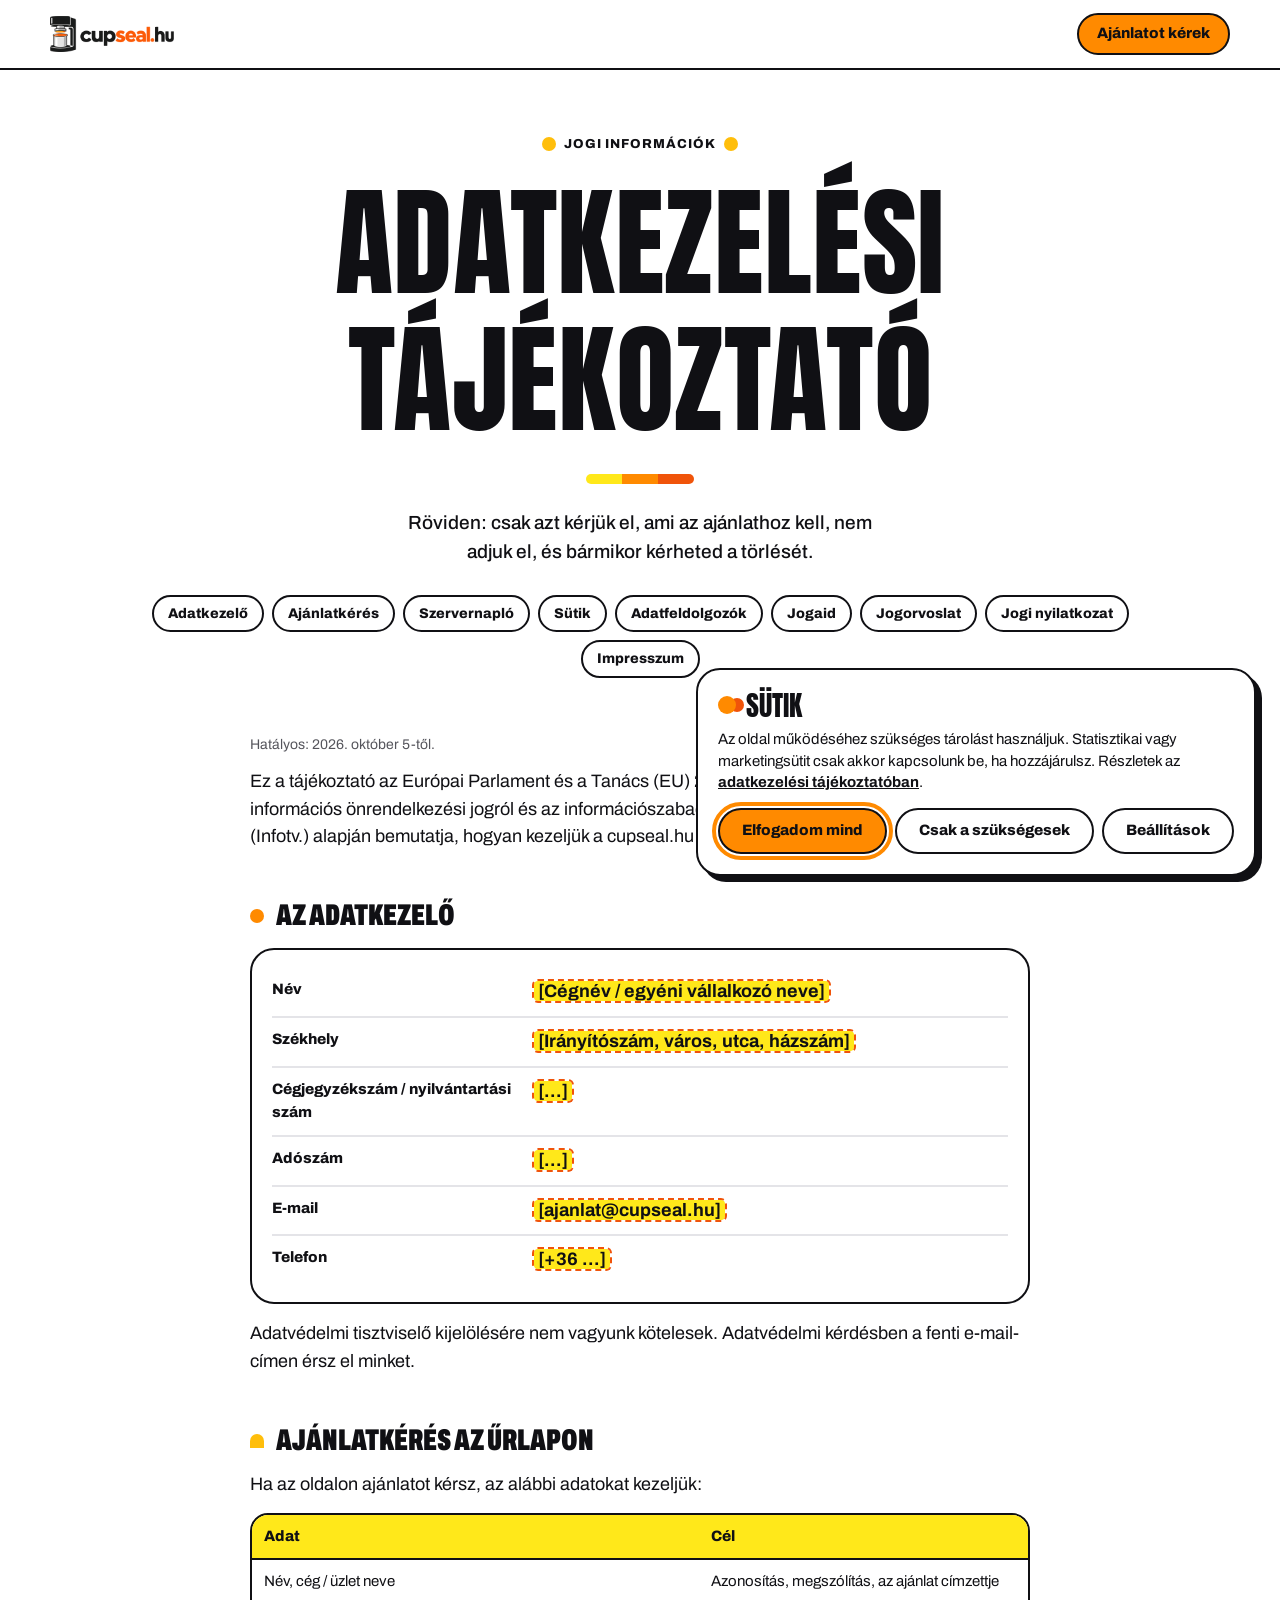
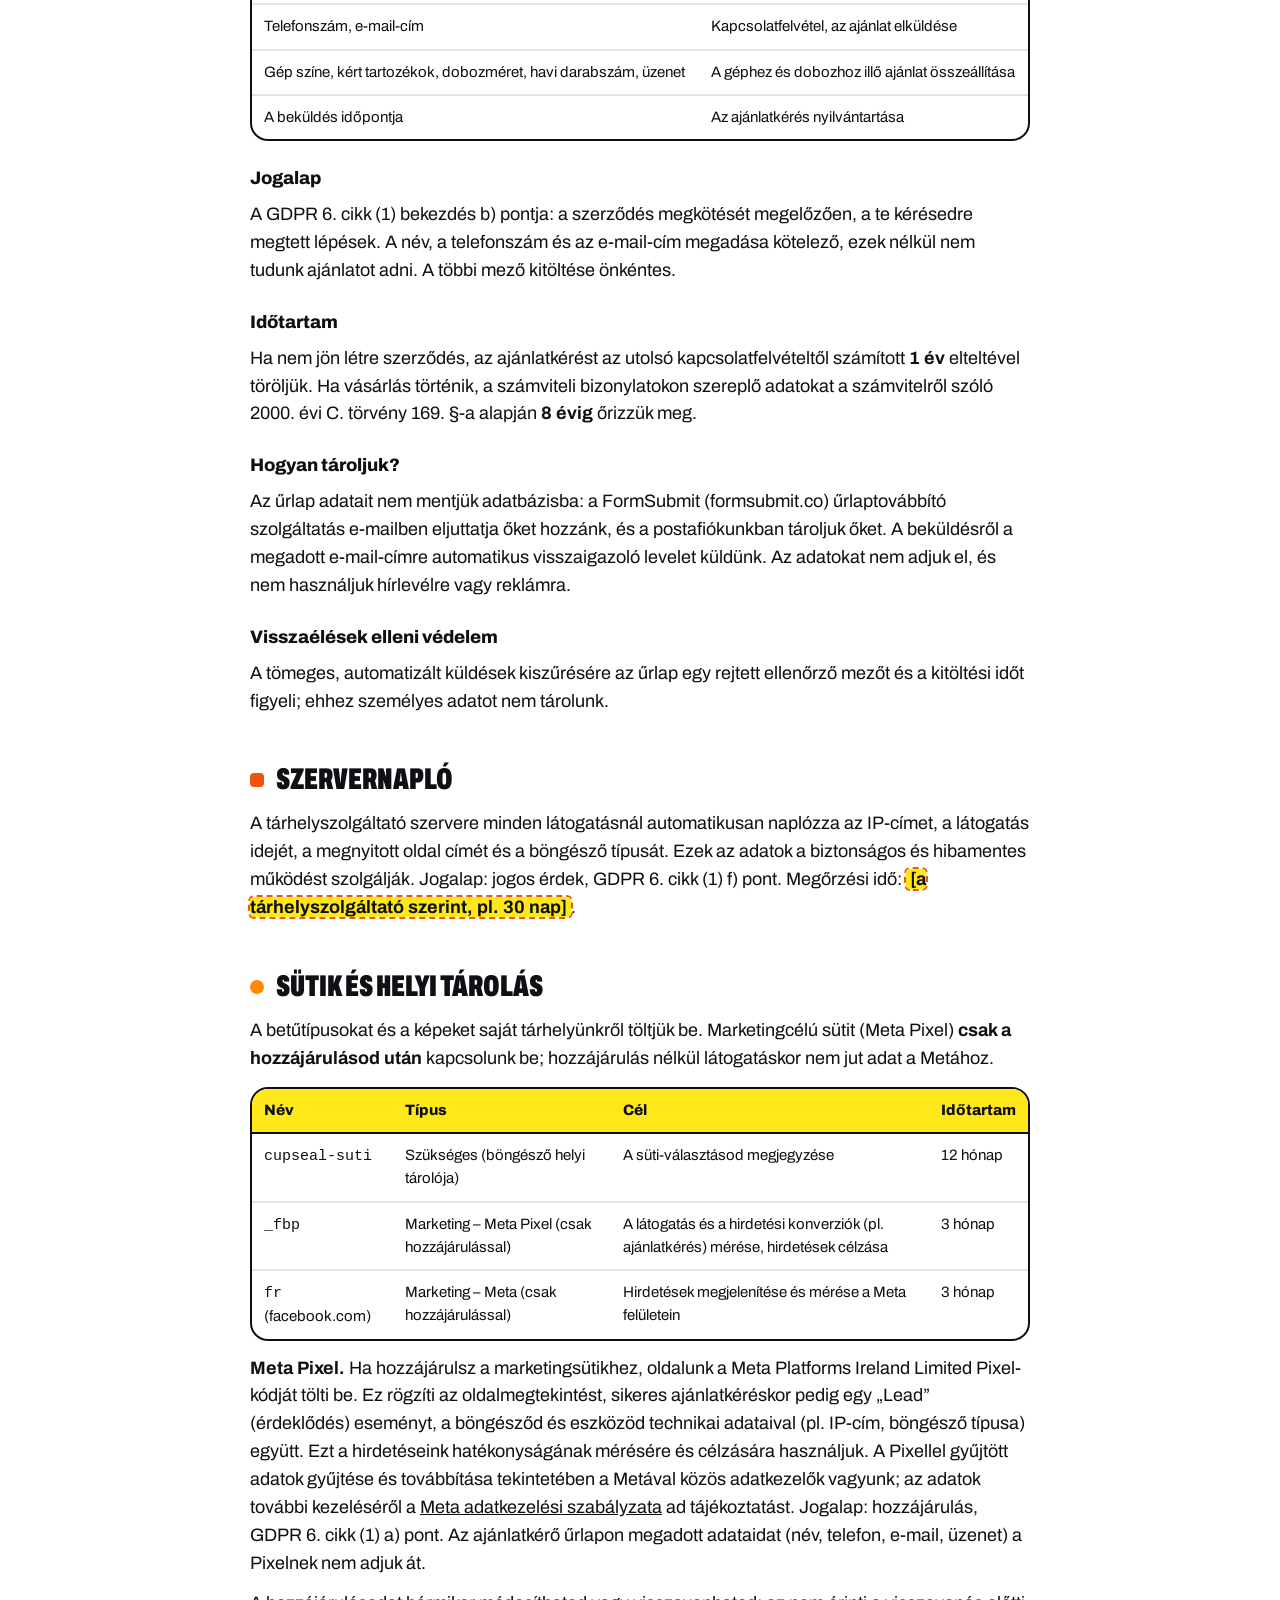
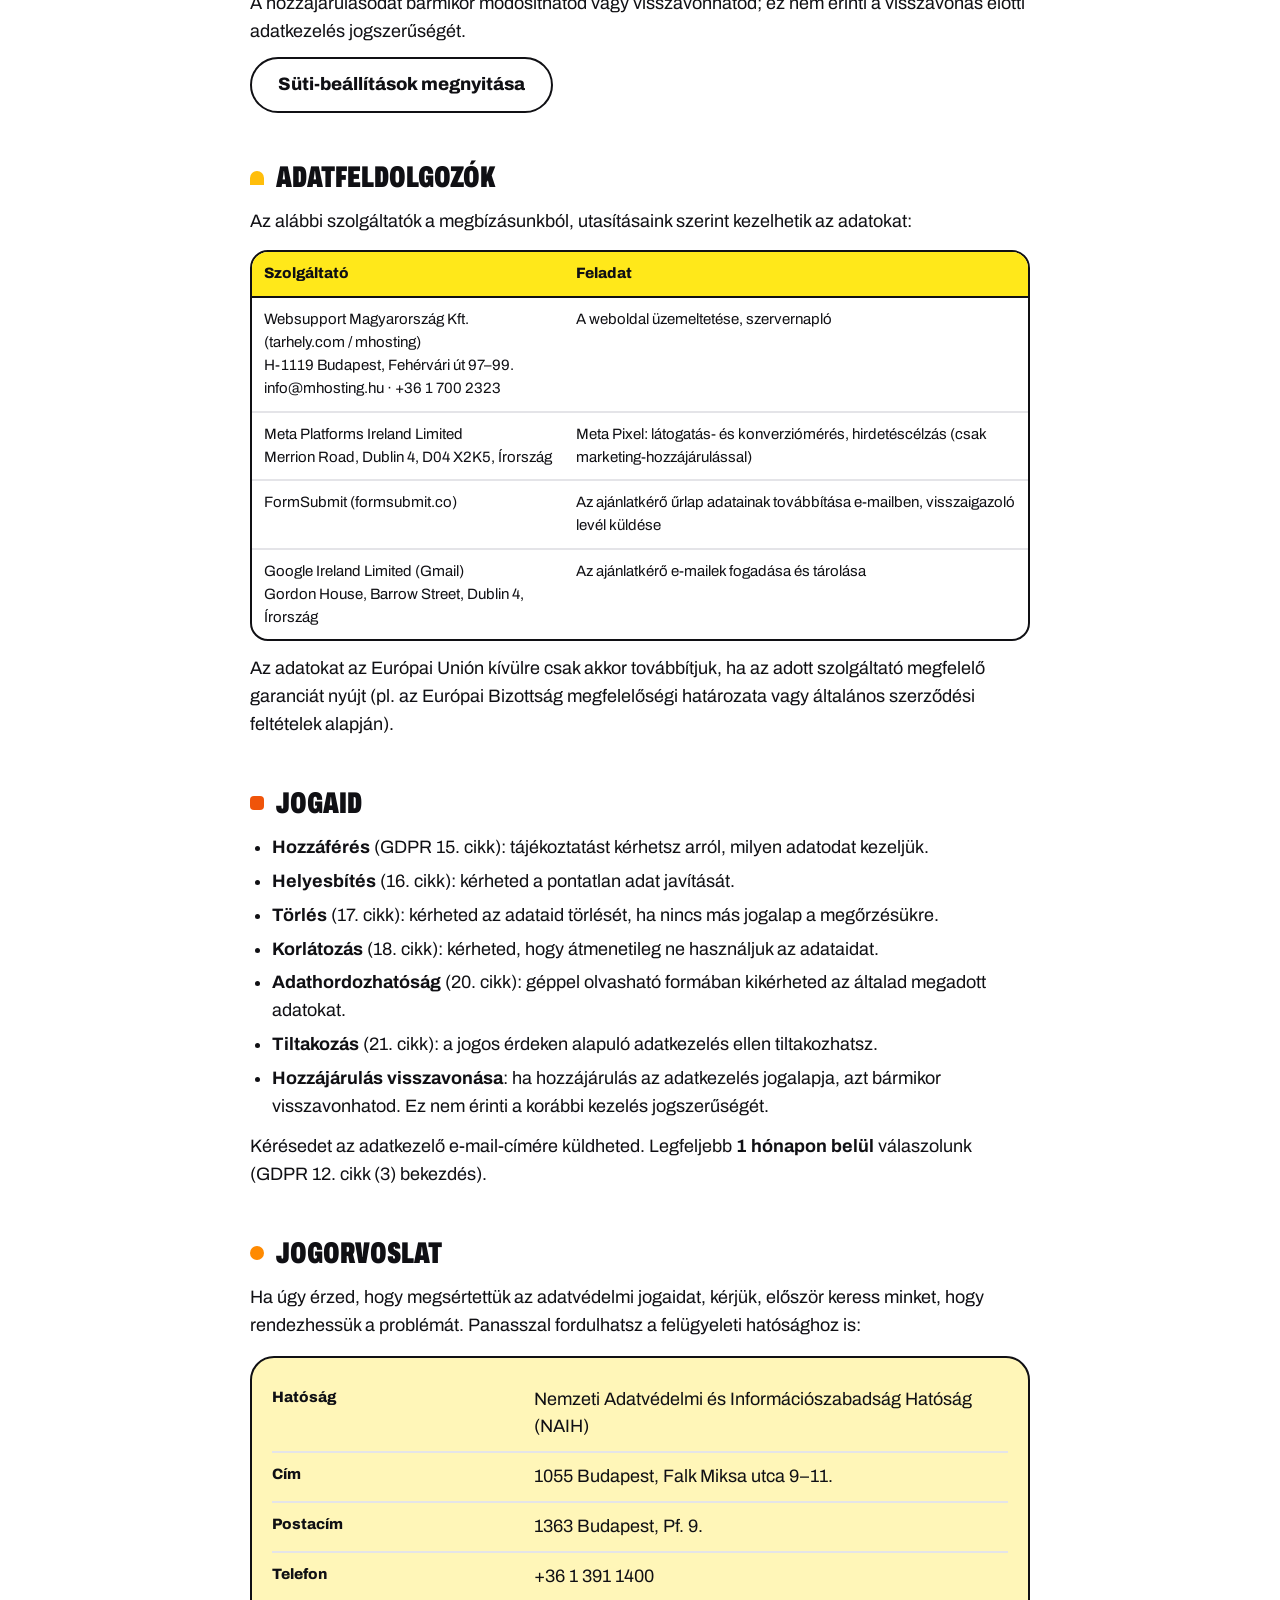
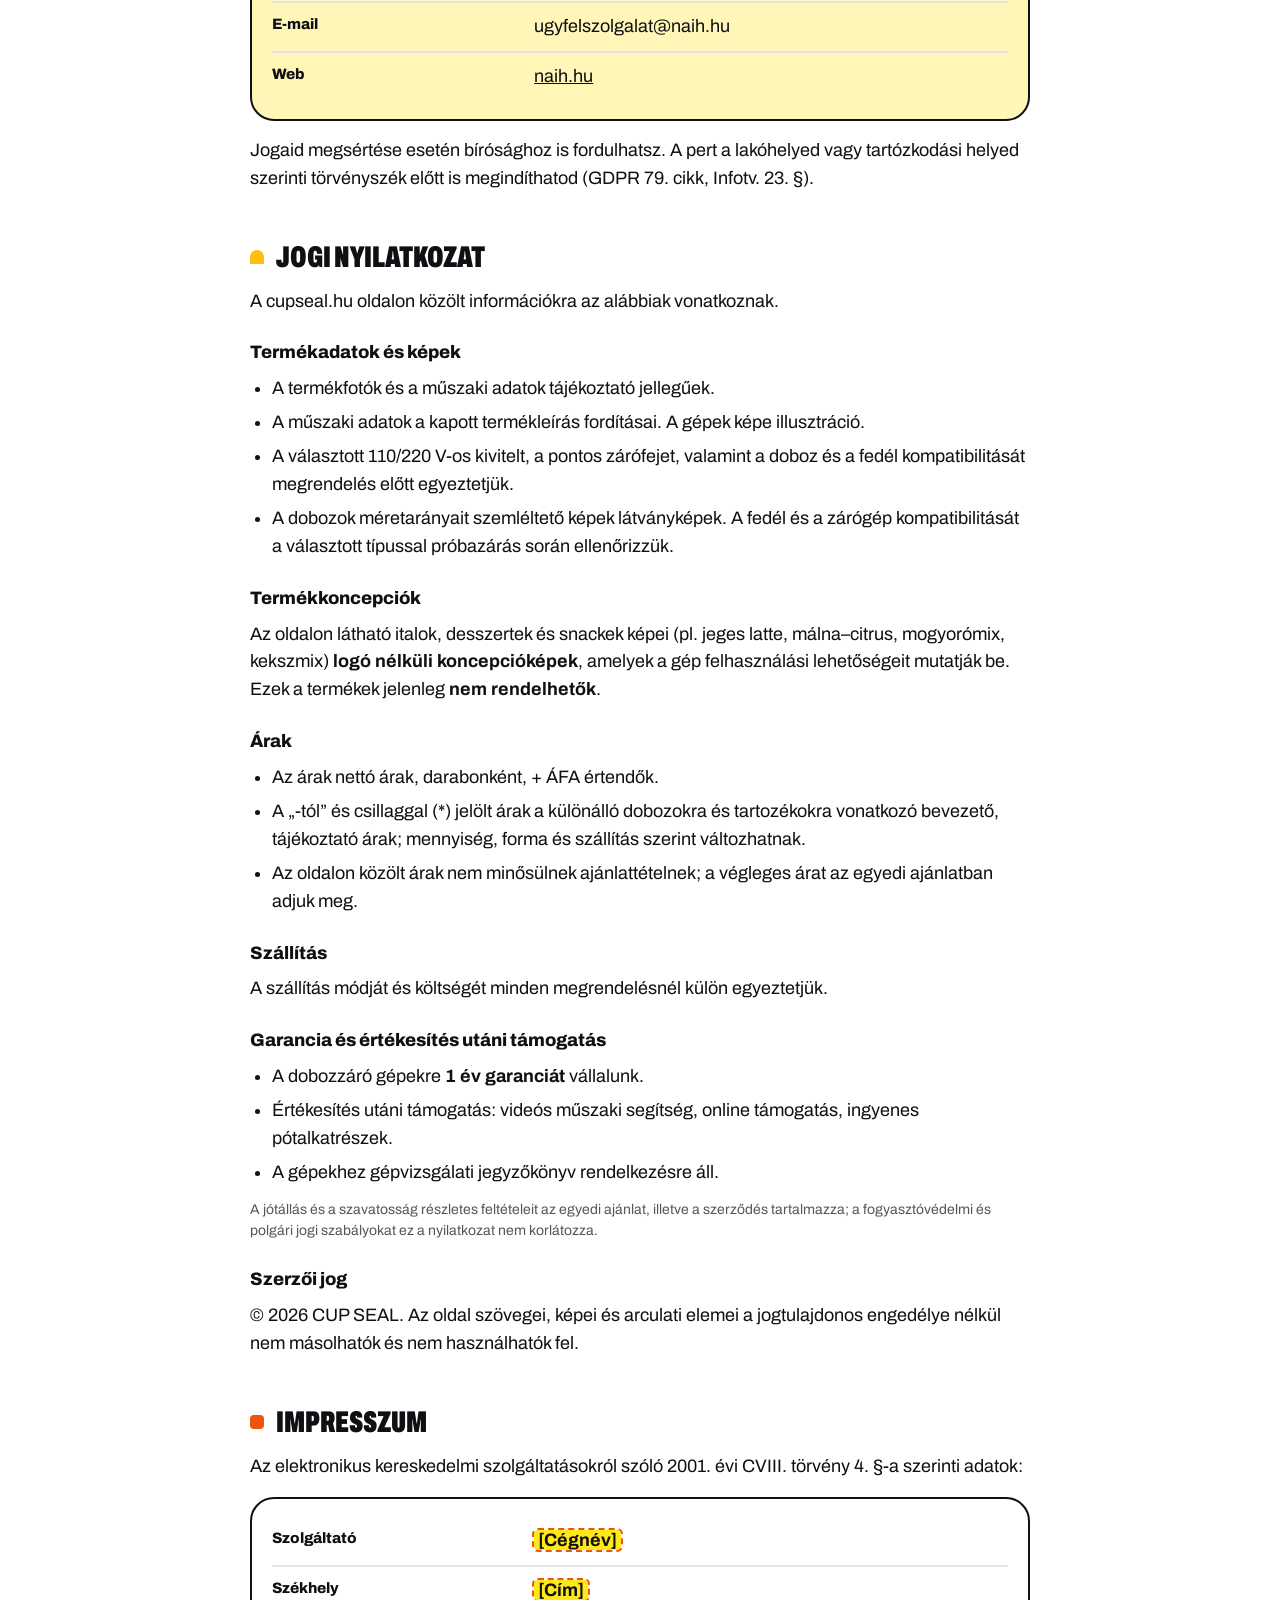
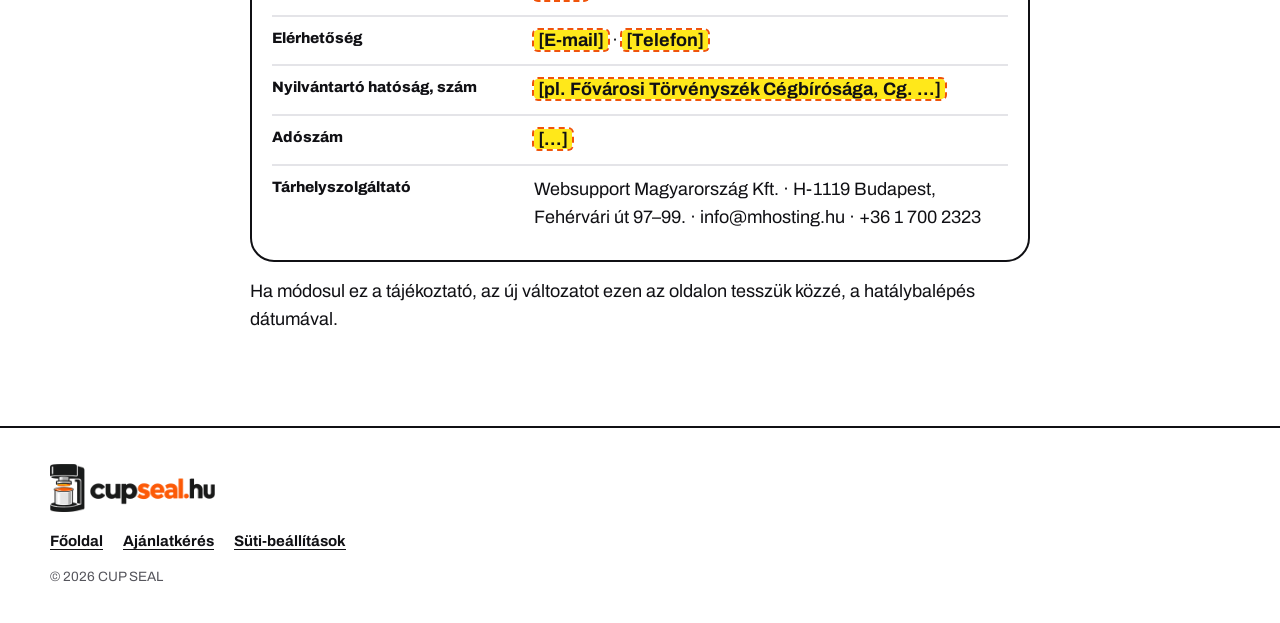
<file: adatkezeles.html>
<!doctype html>
<html lang="hu">
<head>
<meta charset="utf-8">
<meta name="viewport" content="width=device-width, initial-scale=1, viewport-fit=cover">
<title>Adatkezelési tájékoztató – CUP SEAL</title>
<meta name="description" content="Hogyan kezeli a CUP SEAL az ajánlatkérés során megadott személyes adatokat, milyen sütiket használ, és milyen jogaid vannak.">
<meta name="theme-color" content="#ffffff">
<link rel="icon" type="image/png" sizes="32x32" href="assets/favicon-32.png">
<link rel="icon" type="image/png" sizes="192x192" href="assets/favicon-192.png">
<link rel="apple-touch-icon" href="assets/apple-touch-icon.png">
<link rel="preload" href="assets/fonts/anton-latin.woff2" as="font" type="font/woff2" crossorigin>
<link rel="preload" href="assets/fonts/archivo-latin.woff2" as="font" type="font/woff2" crossorigin>
<link rel="stylesheet" href="assets/fonts.css">
<link rel="stylesheet" href="assets/oldal.css">
</head>
<body>

<header>
  <div class="wrap nav">
    <a class="logo" href="/" aria-label="CUP SEAL – főoldal"><img src="assets/logo-cupseal.webp" width="756" height="220" alt="cupseal.hu"></a>
    <a class="btn" href="/#ajanlat">Ajánlatot kérek</a>
  </div>
</header>

<main>
  <section class="wrap" style="padding-top:64px">
    <div class="head">
      <span class="eyebrow" style="--k:var(--amber)">Jogi információk</span>
      <h1 class="disp">Adatkezelési<br>tájékoztató</h1>
      <p class="lead">Röviden: csak azt kérjük el, ami az ajánlathoz kell, nem adjuk el, és bármikor kérheted a törlését.</p>
      <nav class="toc" aria-label="Tartalom">
        <a href="#adatkezelo">Adatkezelő</a>
        <a href="#ajanlatkeres">Ajánlatkérés</a>
        <a href="#naplo">Szervernapló</a>
        <a href="#sutik">Sütik</a>
        <a href="#feldolgozok">Adatfeldolgozók</a>
        <a href="#jogok">Jogaid</a>
        <a href="#jogorvoslat">Jogorvoslat</a>
        <a href="#nyilatkozat">Jogi nyilatkozat</a>
        <a href="#impresszum">Impresszum</a>
      </nav>
    </div>

    <article class="doc">
      <!-- A sárgával kiemelt [ … ] részeket élesítés előtt ki kell tölteni. -->
      <p class="muted">Hatályos: 2026. október 5-től.</p>
      <p>Ez a tájékoztató az Európai Parlament és a Tanács (EU) 2016/679 rendelete (GDPR) és az információs önrendelkezési jogról és az információszabadságról szóló 2011. évi CXII. törvény (Infotv.) alapján bemutatja, hogyan kezeljük a cupseal.hu oldalon megadott személyes adatokat.</p>

      <h2 id="adatkezelo">Az adatkezelő</h2>
      <div class="box">
        <dl>
          <div><dt>Név</dt><dd><span class="todo">[Cégnév / egyéni vállalkozó neve]</span></dd></div>
          <div><dt>Székhely</dt><dd><span class="todo">[Irányítószám, város, utca, házszám]</span></dd></div>
          <div><dt>Cégjegyzékszám / nyilvántartási szám</dt><dd><span class="todo">[…]</span></dd></div>
          <div><dt>Adószám</dt><dd><span class="todo">[…]</span></dd></div>
          <div><dt>E-mail</dt><dd><span class="todo">[ajanlat@cupseal.hu]</span></dd></div>
          <div><dt>Telefon</dt><dd><span class="todo">[+36 …]</span></dd></div>
        </dl>
      </div>
      <p>Adatvédelmi tisztviselő kijelölésére nem vagyunk kötelesek. Adatvédelmi kérdésben a fenti e-mail-címen érsz el minket.</p>

      <h2 id="ajanlatkeres">Ajánlatkérés az űrlapon</h2>
      <p>Ha az oldalon ajánlatot kérsz, az alábbi adatokat kezeljük:</p>
      <div class="tbl">
        <table>
          <thead><tr><th>Adat</th><th>Cél</th></tr></thead>
          <tbody>
            <tr><td>Név, cég / üzlet neve</td><td>Azonosítás, megszólítás, az ajánlat címzettje</td></tr>
            <tr><td>Telefonszám, e-mail-cím</td><td>Kapcsolatfelvétel, az ajánlat elküldése</td></tr>
            <tr><td>Gép színe, kért tartozékok, dobozméret, havi darabszám, üzenet</td><td>A géphez és dobozhoz illő ajánlat összeállítása</td></tr>
            <tr><td>A beküldés időpontja</td><td>Az ajánlatkérés nyilvántartása</td></tr>
          </tbody>
        </table>
      </div>
      <h3>Jogalap</h3>
      <p>A GDPR 6. cikk (1) bekezdés b) pontja: a szerződés megkötését megelőzően, a te kérésedre megtett lépések. A név, a telefonszám és az e-mail-cím megadása kötelező, ezek nélkül nem tudunk ajánlatot adni. A többi mező kitöltése önkéntes.</p>
      <h3>Időtartam</h3>
      <p>Ha nem jön létre szerződés, az ajánlatkérést az utolsó kapcsolatfelvételtől számított <strong>1 év</strong> elteltével töröljük. Ha vásárlás történik, a számviteli bizonylatokon szereplő adatokat a számvitelről szóló 2000. évi C. törvény 169. §-a alapján <strong>8 évig</strong> őrizzük meg.</p>
      <h3>Hogyan tároljuk?</h3>
      <p>Az űrlap adatait nem mentjük adatbázisba: a FormSubmit (formsubmit.co) űrlaptovábbító szolgáltatás e-mailben eljuttatja őket hozzánk, és a postafiókunkban tároljuk őket. A beküldésről a megadott e-mail-címre automatikus visszaigazoló levelet küldünk. Az adatokat nem adjuk el, és nem használjuk hírlevélre vagy reklámra.</p>
      <h3>Visszaélések elleni védelem</h3>
      <p>A tömeges, automatizált küldések kiszűrésére az űrlap egy rejtett ellenőrző mezőt és a kitöltési időt figyeli; ehhez személyes adatot nem tárolunk.</p>

      <h2 id="naplo">Szervernapló</h2>
      <p>A tárhelyszolgáltató szervere minden látogatásnál automatikusan naplózza az IP-címet, a látogatás idejét, a megnyitott oldal címét és a böngésző típusát. Ezek az adatok a biztonságos és hibamentes működést szolgálják. Jogalap: jogos érdek, GDPR 6. cikk (1) f) pont. Megőrzési idő: <span class="todo">[a tárhelyszolgáltató szerint, pl. 30 nap]</span>.</p>

      <h2 id="sutik">Sütik és helyi tárolás</h2>
      <p>A betűtípusokat és a képeket saját tárhelyünkről töltjük be. Marketingcélú sütit (Meta Pixel) <strong>csak a hozzájárulásod után</strong> kapcsolunk be; hozzájárulás nélkül látogatáskor nem jut adat a Metához.</p>
      <div class="tbl">
        <table>
          <thead><tr><th>Név</th><th>Típus</th><th>Cél</th><th>Időtartam</th></tr></thead>
          <tbody>
            <tr><td><code>cupseal-suti</code></td><td>Szükséges (böngésző helyi tárolója)</td><td>A süti-választásod megjegyzése</td><td>12 hónap</td></tr>
            <tr><td><code>_fbp</code></td><td>Marketing – Meta Pixel (csak hozzájárulással)</td><td>A látogatás és a hirdetési konverziók (pl. ajánlatkérés) mérése, hirdetések célzása</td><td>3 hónap</td></tr>
            <tr><td><code>fr</code> (facebook.com)</td><td>Marketing – Meta (csak hozzájárulással)</td><td>Hirdetések megjelenítése és mérése a Meta felületein</td><td>3 hónap</td></tr>
          </tbody>
        </table>
      </div>
      <p><strong>Meta Pixel.</strong> Ha hozzájárulsz a marketingsütikhez, oldalunk a Meta Platforms Ireland Limited Pixel-kódját tölti be. Ez rögzíti az oldalmegtekintést, sikeres ajánlatkéréskor pedig egy „Lead” (érdeklődés) eseményt, a böngésződ és eszközöd technikai adataival (pl. IP-cím, böngésző típusa) együtt. Ezt a hirdetéseink hatékonyságának mérésére és célzására használjuk. A Pixellel gyűjtött adatok gyűjtése és továbbítása tekintetében a Metával közös adatkezelők vagyunk; az adatok további kezeléséről a <a href="https://www.facebook.com/privacy/policy/" rel="noopener">Meta adatkezelési szabályzata</a> ad tájékoztatást. Jogalap: hozzájárulás, GDPR 6. cikk (1) a) pont. Az ajánlatkérő űrlapon megadott adataidat (név, telefon, e-mail, üzenet) a Pixelnek nem adjuk át.</p>
      <p>A hozzájárulásodat bármikor módosíthatod vagy visszavonhatod; ez nem érinti a visszavonás előtti adatkezelés jogszerűségét.</p>
      <p><button class="btn line" type="button" data-suti-beallitas>Süti-beállítások megnyitása</button></p>

      <h2 id="feldolgozok">Adatfeldolgozók</h2>
      <p>Az alábbi szolgáltatók a megbízásunkból, utasításaink szerint kezelhetik az adatokat:</p>
      <div class="tbl">
        <table>
          <thead><tr><th>Szolgáltató</th><th>Feladat</th></tr></thead>
          <tbody>
            <tr><td>Websupport Magyarország Kft. (tarhely.com / mhosting)<br>H-1119 Budapest, Fehérvári út 97–99.<br>info@mhosting.hu · +36 1 700 2323</td><td>A weboldal üzemeltetése, szervernapló</td></tr>
            <tr><td>Meta Platforms Ireland Limited<br>Merrion Road, Dublin 4, D04 X2K5, Írország</td><td>Meta Pixel: látogatás- és konverziómérés, hirdetéscélzás (csak marketing-hozzájárulással)</td></tr>
            <tr><td>FormSubmit (formsubmit.co)</td><td>Az ajánlatkérő űrlap adatainak továbbítása e-mailben, visszaigazoló levél küldése</td></tr>
            <tr><td>Google Ireland Limited (Gmail)<br>Gordon House, Barrow Street, Dublin 4, Írország</td><td>Az ajánlatkérő e-mailek fogadása és tárolása</td></tr>
          </tbody>
        </table>
      </div>
      <p>Az adatokat az Európai Unión kívülre csak akkor továbbítjuk, ha az adott szolgáltató megfelelő garanciát nyújt (pl. az Európai Bizottság megfelelőségi határozata vagy általános szerződési feltételek alapján).</p>

      <h2 id="jogok">Jogaid</h2>
      <ul>
        <li><strong>Hozzáférés</strong> (GDPR 15. cikk): tájékoztatást kérhetsz arról, milyen adatodat kezeljük.</li>
        <li><strong>Helyesbítés</strong> (16. cikk): kérheted a pontatlan adat javítását.</li>
        <li><strong>Törlés</strong> (17. cikk): kérheted az adataid törlését, ha nincs más jogalap a megőrzésükre.</li>
        <li><strong>Korlátozás</strong> (18. cikk): kérheted, hogy átmenetileg ne használjuk az adataidat.</li>
        <li><strong>Adathordozhatóság</strong> (20. cikk): géppel olvasható formában kikérheted az általad megadott adatokat.</li>
        <li><strong>Tiltakozás</strong> (21. cikk): a jogos érdeken alapuló adatkezelés ellen tiltakozhatsz.</li>
        <li><strong>Hozzájárulás visszavonása</strong>: ha hozzájárulás az adatkezelés jogalapja, azt bármikor visszavonhatod. Ez nem érinti a korábbi kezelés jogszerűségét.</li>
      </ul>
      <p>Kérésedet az adatkezelő e-mail-címére küldheted. Legfeljebb <strong>1 hónapon belül</strong> válaszolunk (GDPR 12. cikk (3) bekezdés).</p>

      <h2 id="jogorvoslat">Jogorvoslat</h2>
      <p>Ha úgy érzed, hogy megsértettük az adatvédelmi jogaidat, kérjük, először keress minket, hogy rendezhessük a problémát. Panasszal fordulhatsz a felügyeleti hatósághoz is:</p>
      <div class="box y">
        <dl>
          <div><dt>Hatóság</dt><dd>Nemzeti Adatvédelmi és Információszabadság Hatóság (NAIH)</dd></div>
          <div><dt>Cím</dt><dd>1055 Budapest, Falk Miksa utca 9–11.</dd></div>
          <div><dt>Postacím</dt><dd>1363 Budapest, Pf. 9.</dd></div>
          <div><dt>Telefon</dt><dd>+36 1 391 1400</dd></div>
          <div><dt>E-mail</dt><dd>ugyfelszolgalat@naih.hu</dd></div>
          <div><dt>Web</dt><dd><a href="https://naih.hu" rel="noopener">naih.hu</a></dd></div>
        </dl>
      </div>
      <p>Jogaid megsértése esetén bírósághoz is fordulhatsz. A pert a lakóhelyed vagy tartózkodási helyed szerinti törvényszék előtt is megindíthatod (GDPR 79. cikk, Infotv. 23. §).</p>

      <h2 id="nyilatkozat">Jogi nyilatkozat</h2>
      <p>A cupseal.hu oldalon közölt információkra az alábbiak vonatkoznak.</p>

      <h3>Termékadatok és képek</h3>
      <ul>
        <li>A termékfotók és a műszaki adatok tájékoztató jellegűek.</li>
        <li>A műszaki adatok a kapott termékleírás fordításai. A gépek képe illusztráció.</li>
        <li>A választott 110/220 V-os kivitelt, a pontos zárófejet, valamint a doboz és a fedél kompatibilitását megrendelés előtt egyeztetjük.</li>
        <li>A dobozok méretarányait szemléltető képek látványképek. A fedél és a zárógép kompatibilitását a választott típussal próbazárás során ellenőrizzük.</li>
      </ul>

      <h3>Termékkoncepciók</h3>
      <p>Az oldalon látható italok, desszertek és snackek képei (pl. jeges latte, málna–citrus, mogyorómix, kekszmix) <strong>logó nélküli koncepcióképek</strong>, amelyek a gép felhasználási lehetőségeit mutatják be. Ezek a termékek jelenleg <strong>nem rendelhetők</strong>.</p>

      <h3>Árak</h3>
      <ul>
        <li>Az árak nettó árak, darabonként, + ÁFA értendők.</li>
        <li>A „-tól” és csillaggal (*) jelölt árak a különálló dobozokra és tartozékokra vonatkozó bevezető, tájékoztató árak; mennyiség, forma és szállítás szerint változhatnak.</li>
        <li>Az oldalon közölt árak nem minősülnek ajánlattételnek; a végleges árat az egyedi ajánlatban adjuk meg.</li>
      </ul>

      <h3>Szállítás</h3>
      <p>A szállítás módját és költségét minden megrendelésnél külön egyeztetjük.</p>

      <h3>Garancia és értékesítés utáni támogatás</h3>
      <ul>
        <li>A dobozzáró gépekre <strong>1 év garanciát</strong> vállalunk.</li>
        <li>Értékesítés utáni támogatás: videós műszaki segítség, online támogatás, ingyenes pótalkatrészek.</li>
        <li>A gépekhez gépvizsgálati jegyzőkönyv rendelkezésre áll.</li>
      </ul>
      <p class="muted">A jótállás és a szavatosság részletes feltételeit az egyedi ajánlat, illetve a szerződés tartalmazza; a fogyasztóvédelmi és polgári jogi szabályokat ez a nyilatkozat nem korlátozza.</p>

      <h3>Szerzői jog</h3>
      <p>© 2026 CUP SEAL. Az oldal szövegei, képei és arculati elemei a jogtulajdonos engedélye nélkül nem másolhatók és nem használhatók fel.</p>

      <h2 id="impresszum">Impresszum</h2>
      <p>Az elektronikus kereskedelmi szolgáltatásokról szóló 2001. évi CVIII. törvény 4. §-a szerinti adatok:</p>
      <div class="box">
        <dl>
          <div><dt>Szolgáltató</dt><dd><span class="todo">[Cégnév]</span></dd></div>
          <div><dt>Székhely</dt><dd><span class="todo">[Cím]</span></dd></div>
          <div><dt>Elérhetőség</dt><dd><span class="todo">[E-mail]</span> · <span class="todo">[Telefon]</span></dd></div>
          <div><dt>Nyilvántartó hatóság, szám</dt><dd><span class="todo">[pl. Fővárosi Törvényszék Cégbírósága, Cg. …]</span></dd></div>
          <div><dt>Adószám</dt><dd><span class="todo">[…]</span></dd></div>
          <div><dt>Tárhelyszolgáltató</dt><dd>Websupport Magyarország Kft. · H-1119 Budapest, Fehérvári út 97–99. · info@mhosting.hu · +36 1 700 2323</dd></div>
        </dl>
      </div>
      <p>Ha módosul ez a tájékoztató, az új változatot ezen az oldalon tesszük közzé, a hatálybalépés dátumával.</p>
    </article>
  </section>
</main>

<footer>
  <div class="wrap">
    <a class="logo" href="/" aria-label="CUP SEAL – főoldal"><img src="assets/logo-cupseal.webp" width="756" height="220" alt="cupseal.hu"></a>
    <nav class="flinks" aria-label="Jogi információk">
      <a href="/">Főoldal</a>
      <a href="/#ajanlat">Ajánlatkérés</a>
      <button type="button" data-suti-beallitas>Süti-beállítások</button>
    </nav>
    <p>© 2026 CUP SEAL</p>
  </div>
</footer>

<script src="assets/suti.js" defer></script>
<script src="assets/meta-pixel.js" defer></script>
</body>
</html>
</file>
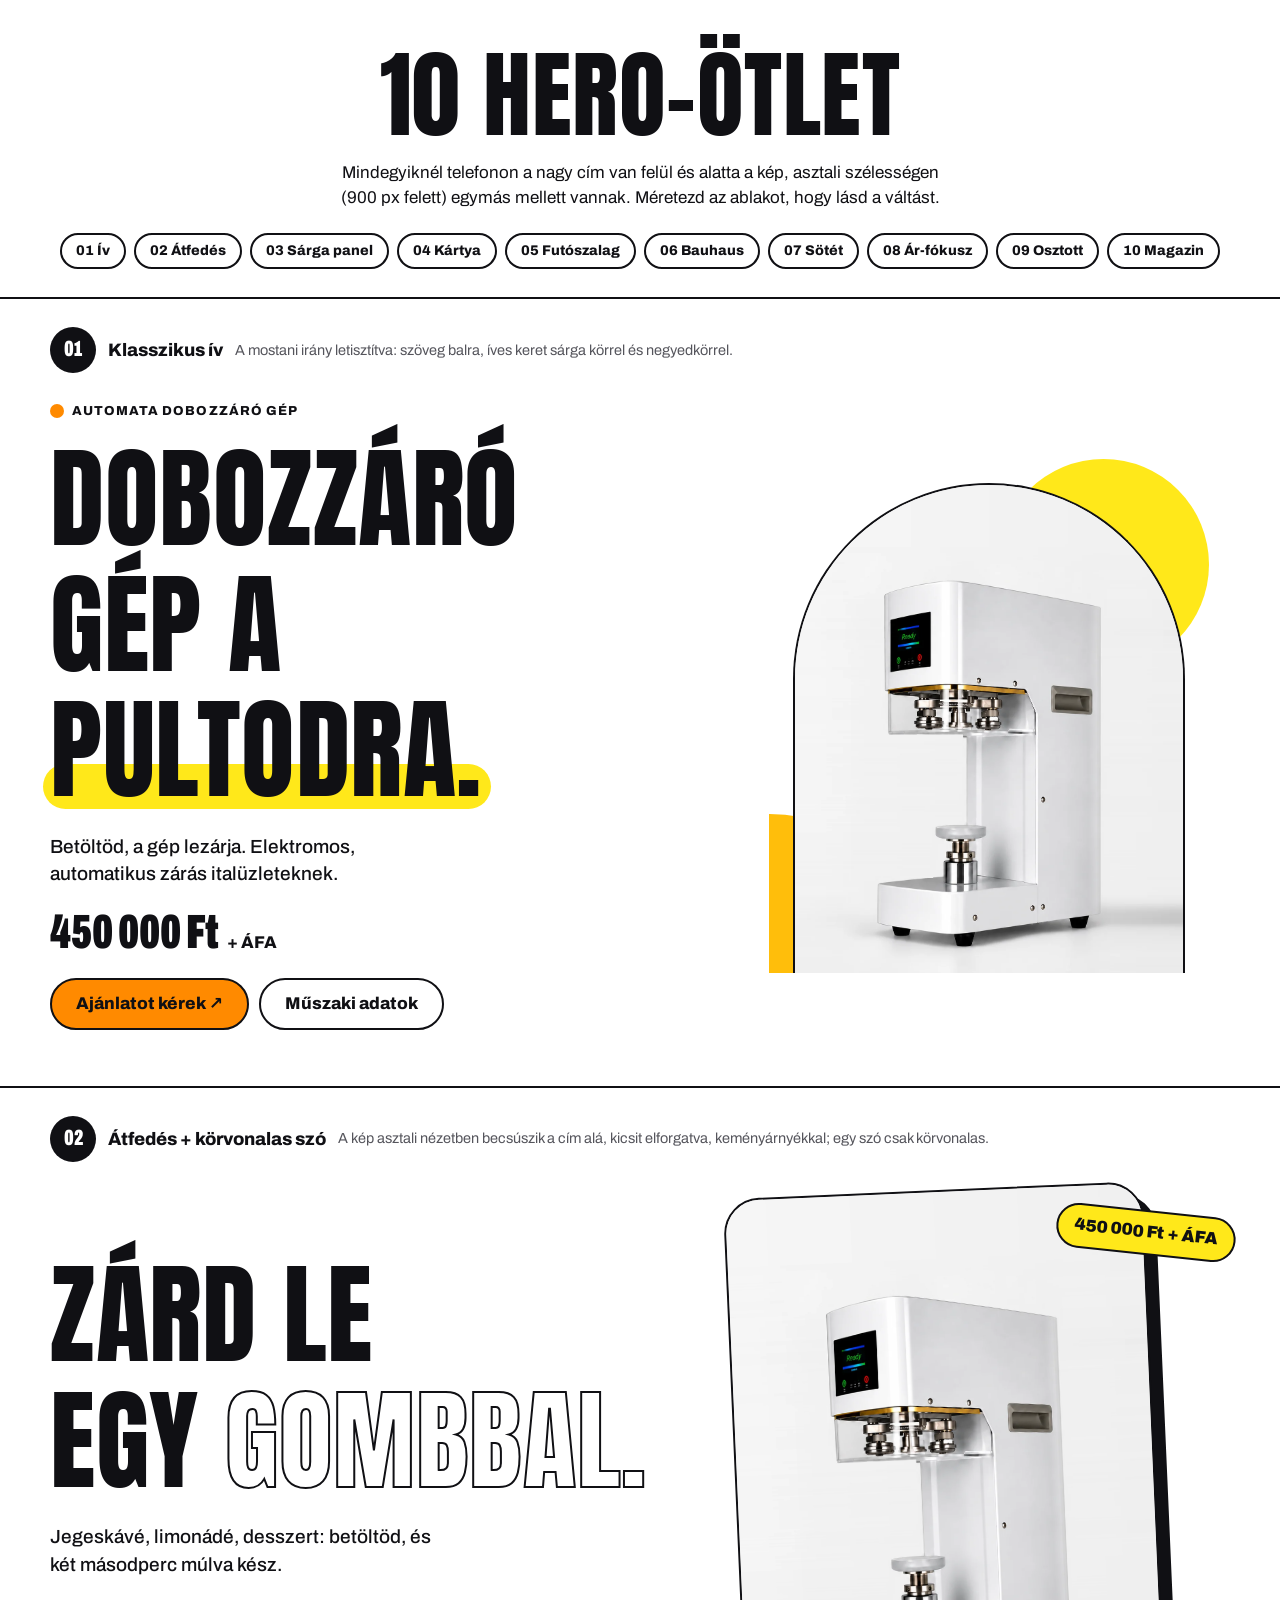
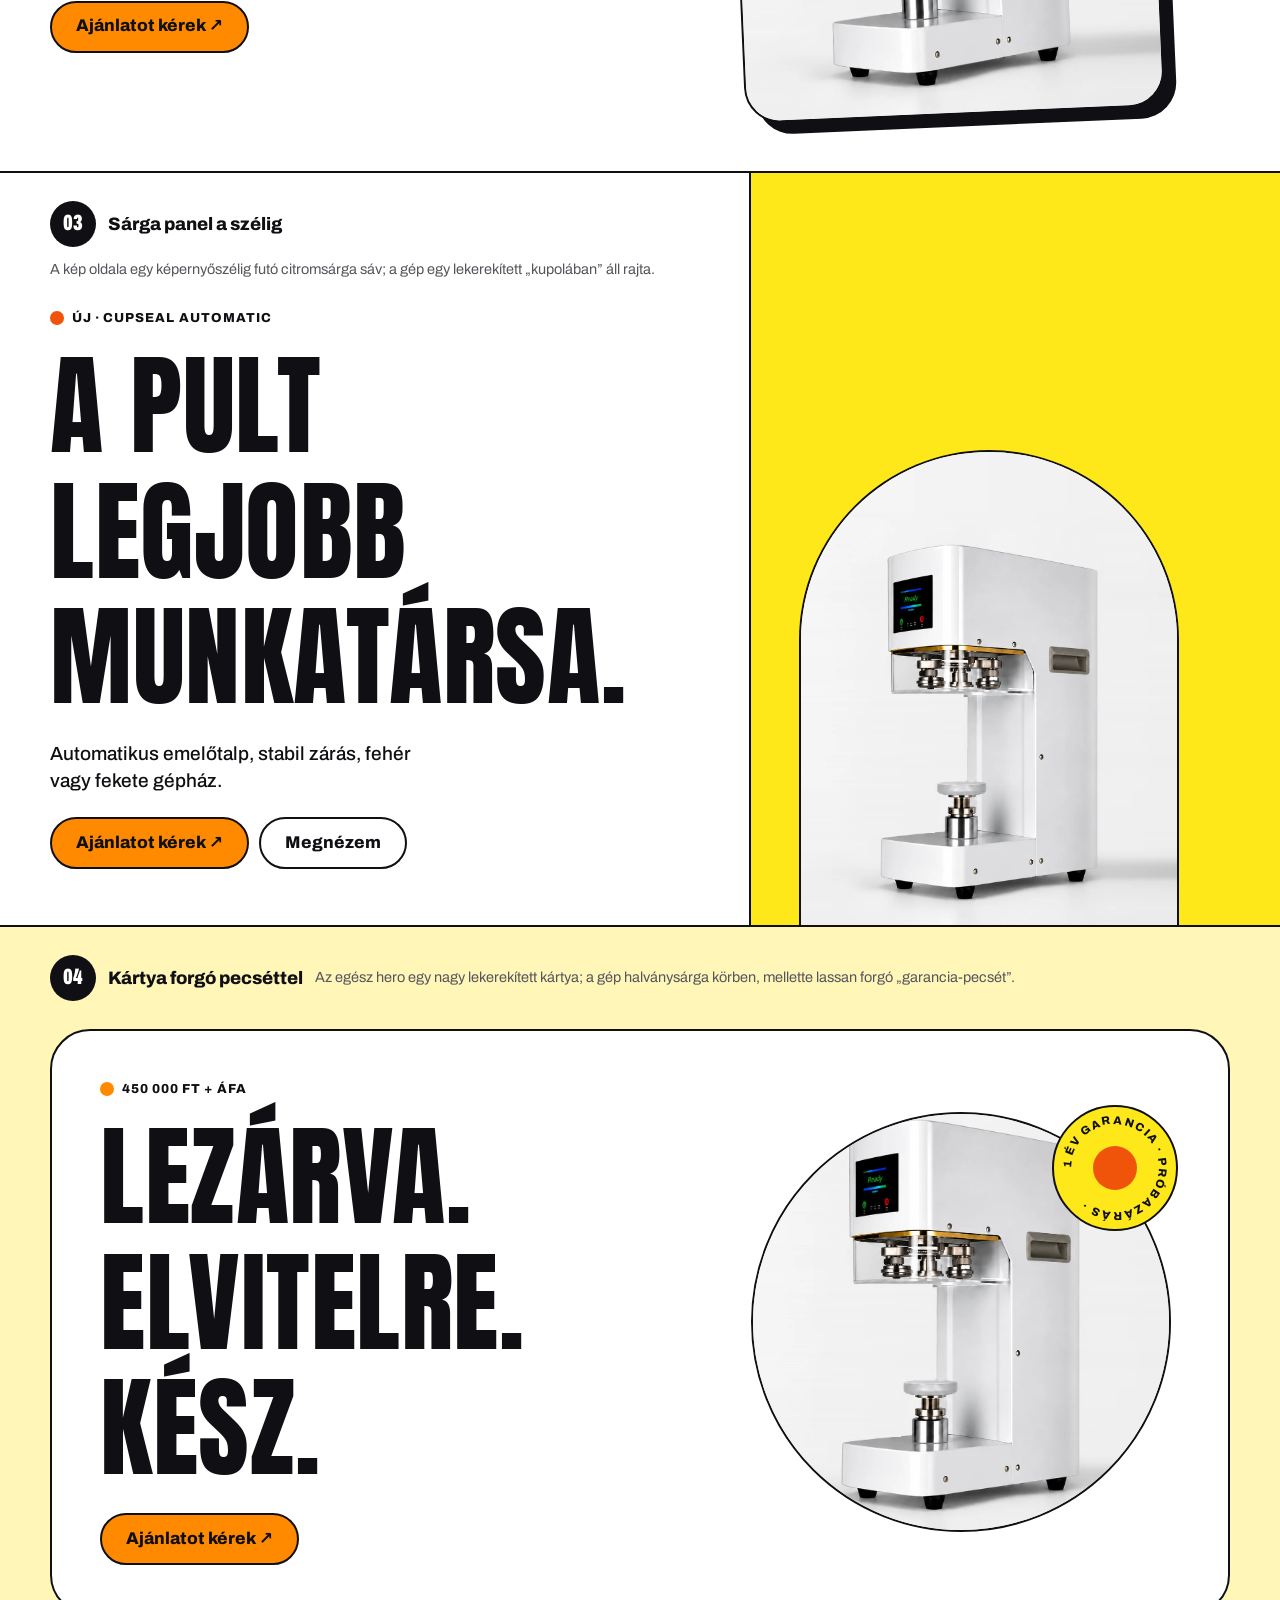
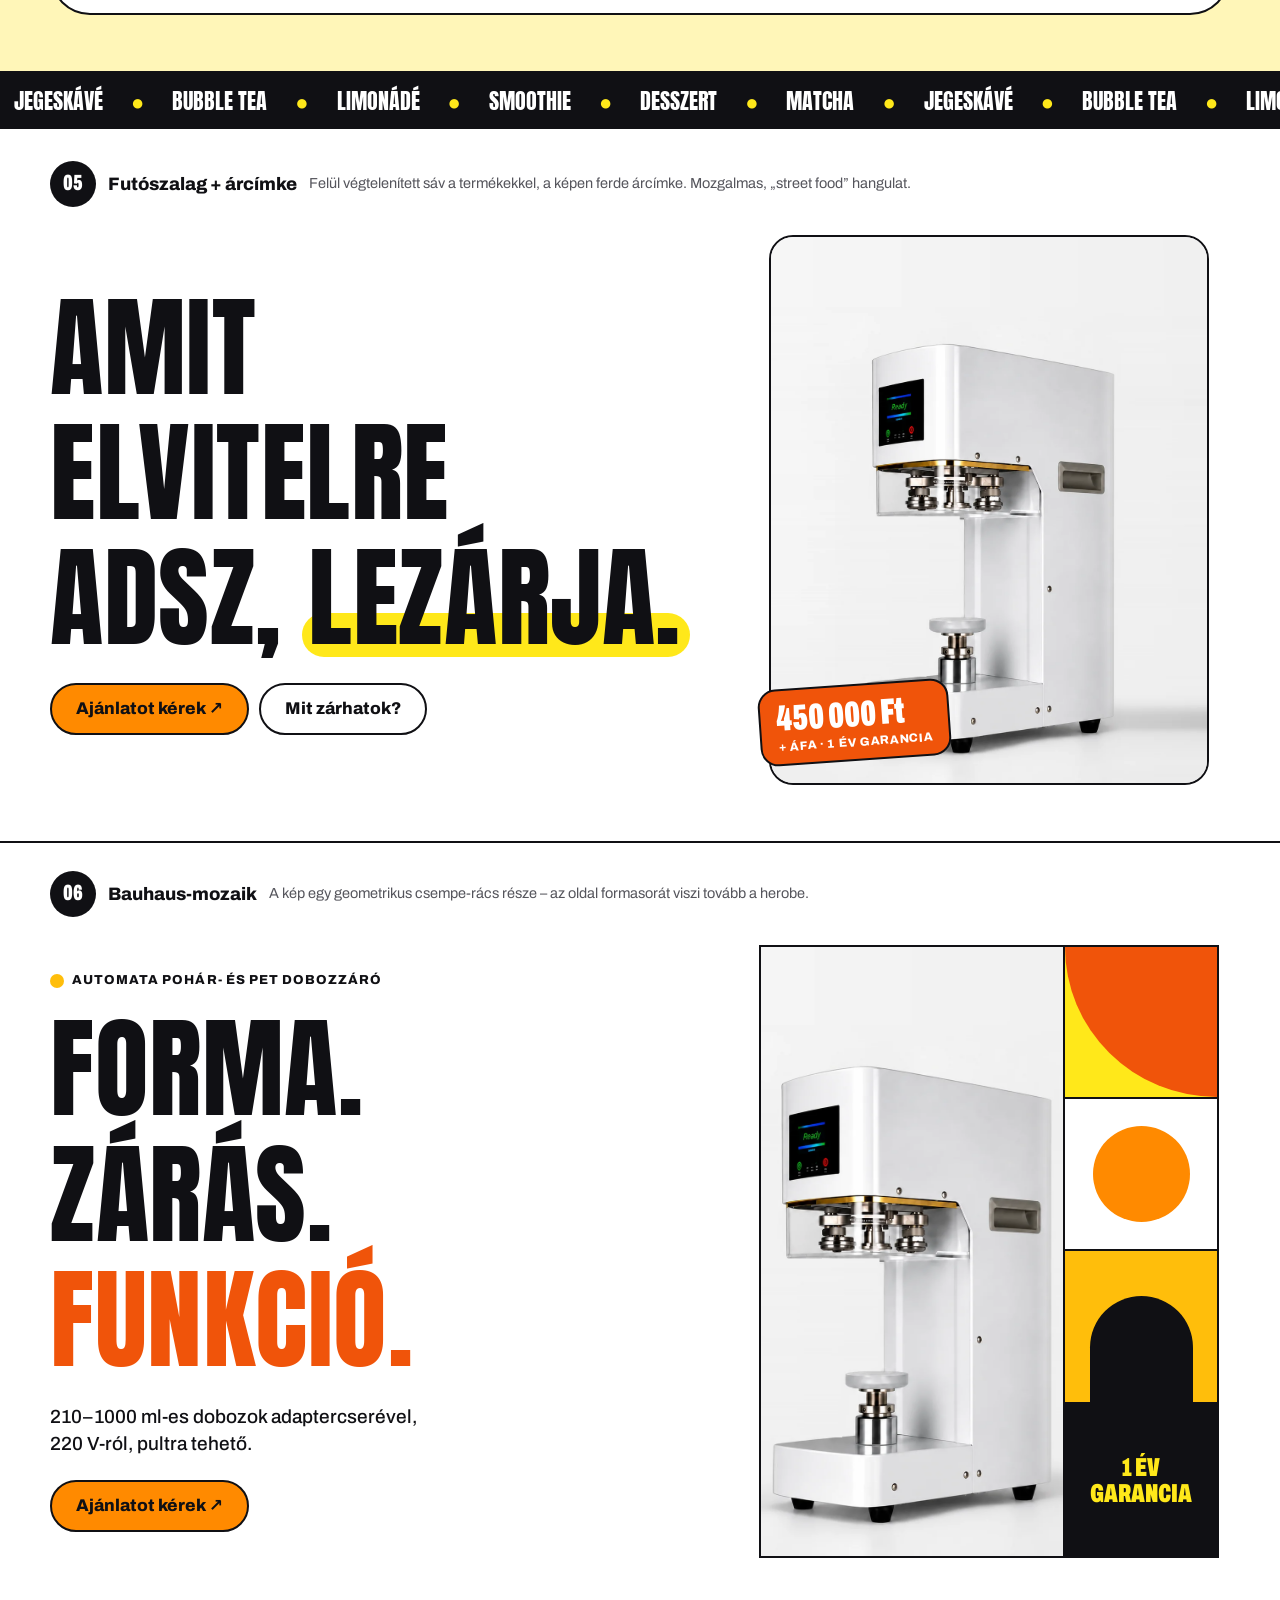
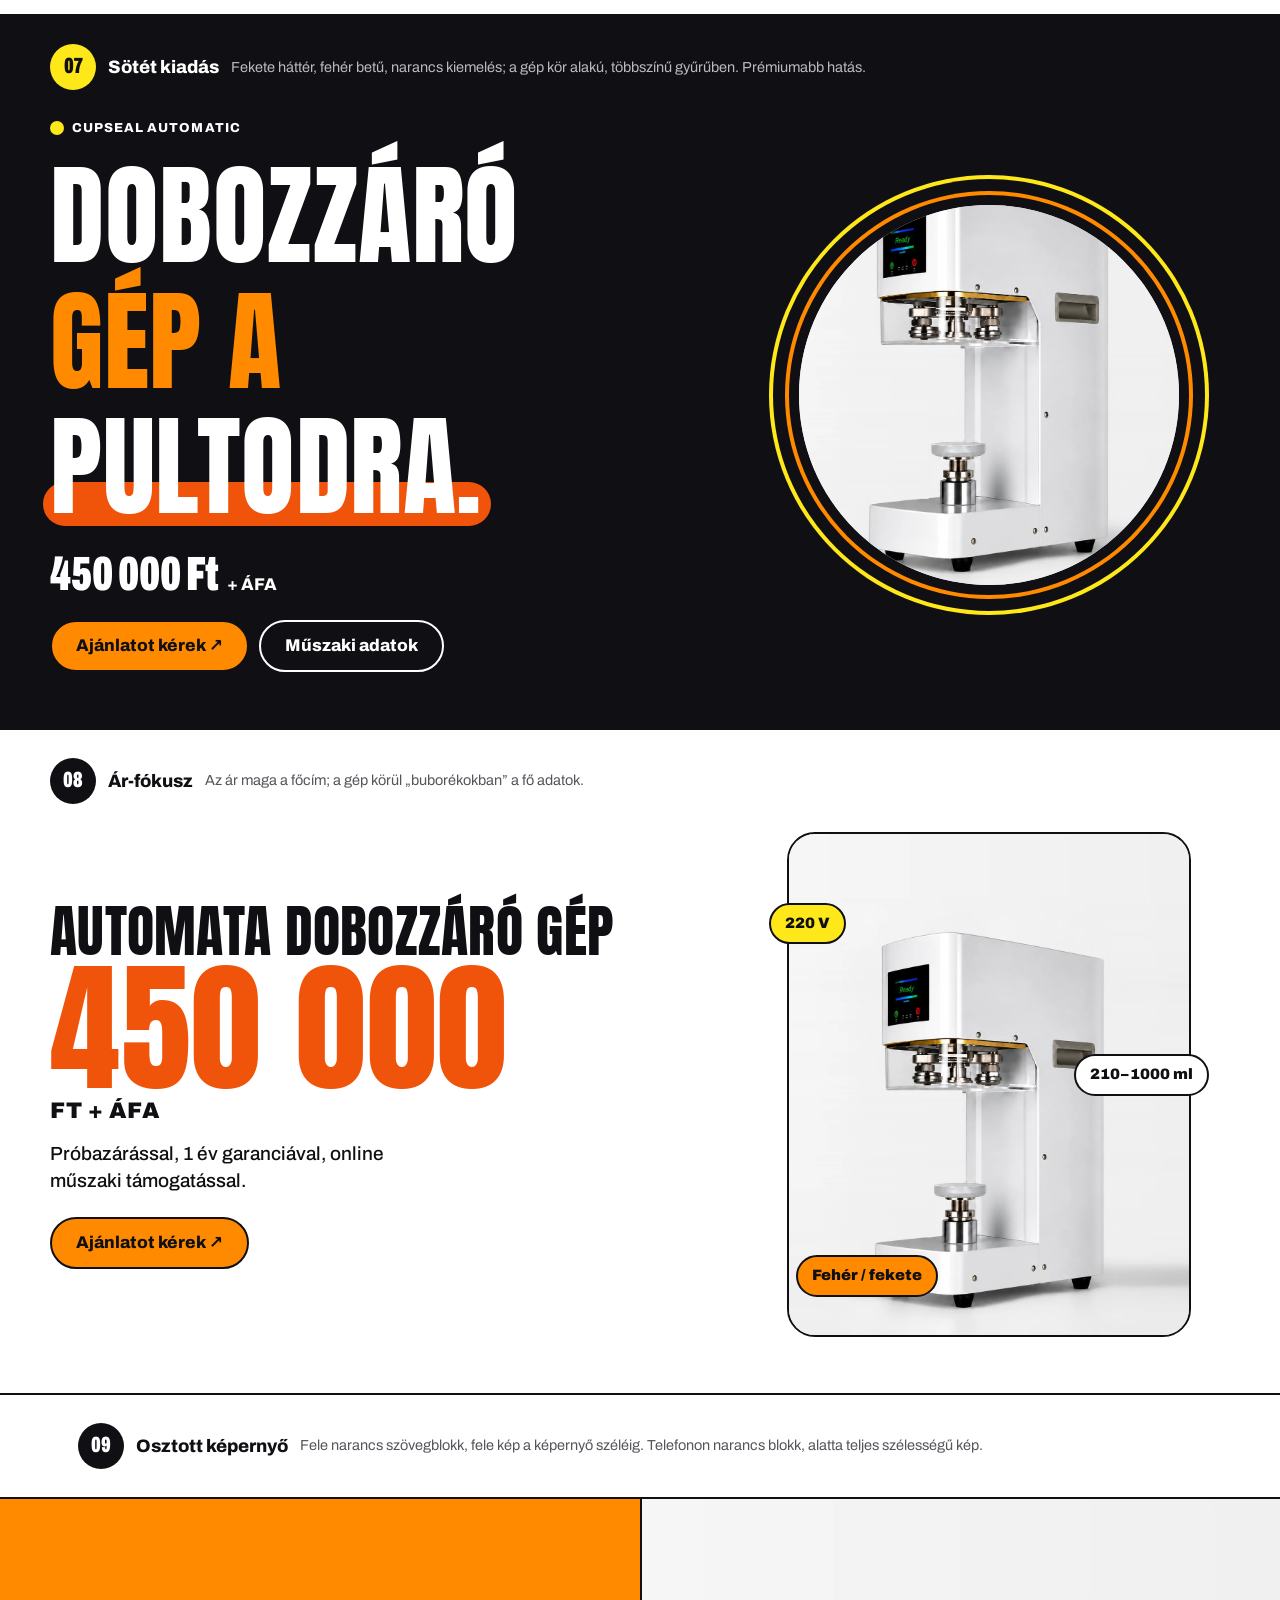
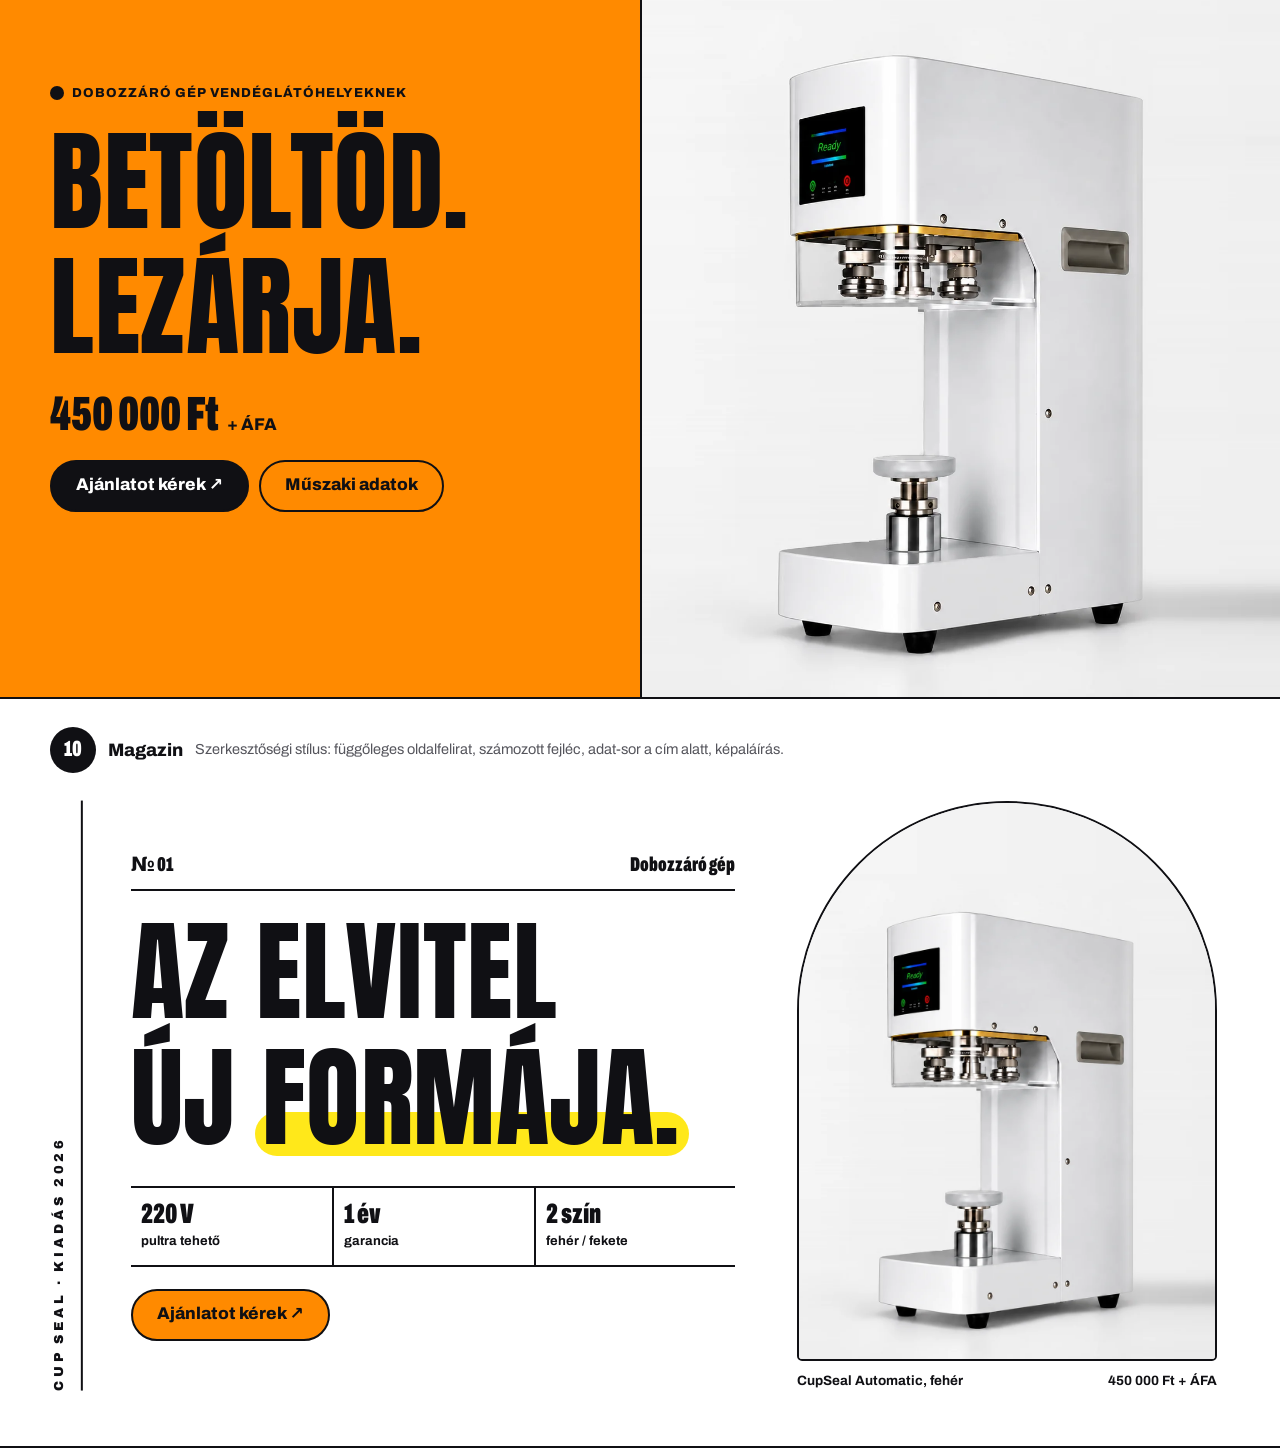
<file: hero-otletek.html>
<!doctype html>
<html lang="hu">
<head>
<meta charset="utf-8">
<meta name="viewport" content="width=device-width, initial-scale=1">
<title>Hero-ötletek – CUP SEAL</title>
<meta name="robots" content="noindex">
<link rel="stylesheet" href="assets/fonts.css">
<style>
:root{--ink:#101014;--white:#fff;--pale:#FFF6B8;--lemon:#FFE81A;--amber:#FFBE0B;--orange:#FF8A00;--deep:#F0540A;--gray:#EEEEEE;--pad:18px}
*{box-sizing:border-box;margin:0;padding:0}
html{scroll-behavior:smooth;overflow-x:clip}
body{font-family:Archivo,system-ui,sans-serif;font-size:17px;line-height:1.45;color:var(--ink);background:var(--white);overflow-x:clip}
img{display:block;max-width:100%}
a{color:inherit}
.wrap{width:min(1180px,100% - 2*var(--pad));margin-inline:auto}
.disp{font-family:Anton,Archivo,sans-serif;font-weight:400;text-transform:uppercase;line-height:1.14;letter-spacing:.005em}
.big{font-size:clamp(64px,17vw,150px)}
.lead{font-size:19px;font-weight:500;max-width:36ch}
.btn{display:inline-flex;align-items:center;justify-content:center;min-height:52px;font:inherit;font-weight:800;font-size:17px;text-decoration:none;background:var(--orange);color:var(--ink);border:2px solid var(--ink);border-radius:99px;padding:10px 24px}
.btn.line{background:var(--white)}
.ctas{display:flex;flex-wrap:wrap;gap:10px;margin-top:22px}
.price{display:flex;align-items:baseline;gap:8px;margin-top:20px}
.price b{font-stretch:62%;font-weight:900;font-size:48px;line-height:1}
.price span{font-weight:800}
.ph{position:relative;overflow:hidden;background:var(--gray)}
.ph img{width:100%;height:100%;object-fit:cover;object-position:50% 100%}
.eyebrow{display:inline-flex;align-items:center;gap:8px;font-weight:800;font-size:13px;letter-spacing:.08em;text-transform:uppercase;margin-bottom:16px}
.eyebrow::before{content:"";width:14px;height:14px;border-radius:50%;background:var(--k,var(--orange))}
mark{background:none;color:inherit;position:relative;z-index:0;display:inline-block}
mark::before{content:"";position:absolute;z-index:-1;left:-.06em;right:-.08em;bottom:.04em;height:.4em;background:var(--lemon);border-radius:99px}

/* oldal fejléc és ötletcímkék */
.top{padding:40px 0 28px;border-bottom:2px solid var(--ink);text-align:center}
.top h1{font-size:clamp(48px,10vw,96px)}
.top p{max-width:60ch;margin:12px auto 0}
.jump{display:flex;flex-wrap:wrap;justify-content:center;gap:8px;margin-top:22px}
.jump a{border:2px solid var(--ink);border-radius:99px;padding:6px 14px;font-weight:800;font-size:14px;text-decoration:none}
.jump a:hover{background:var(--ink);color:var(--white)}
.demo{position:relative;overflow:hidden;border-bottom:2px solid var(--ink);padding:28px 0 56px;scroll-margin-top:0}
.label{display:flex;align-items:center;gap:12px;flex-wrap:wrap;margin-bottom:28px}
.label b{display:grid;place-items:center;min-width:46px;height:46px;border-radius:50%;background:var(--ink);color:var(--white);font-stretch:62%;font-weight:900;font-size:22px}
.label span{font-weight:800;font-size:18px}
.label small{flex-basis:100%;color:#55555c;font-size:14.5px}
.dark .label small{color:#B9B9C2}
.dark .label b{background:var(--lemon);color:var(--ink)}

/* közös rács: telefonon egymás alatt, gépen egymás mellett */
.h{display:grid;gap:36px}
@media (min-width:900px){
  :root{--pad:28px}
  .h{grid-template-columns:1.15fr .85fr;gap:48px;align-items:center}
  .big{font-size:clamp(72px,8.6vw,132px)}
  .label small{flex-basis:auto}
}

/* 01 · Klasszikus ív */
.v1 .art{position:relative;max-width:440px;width:100%;margin-inline:auto;padding:24px 24px 0}
.v1 .art::before{content:"";position:absolute;right:0;top:0;width:48%;aspect-ratio:1;border-radius:50%;background:var(--lemon)}
.v1 .art::after{content:"";position:absolute;left:0;bottom:0;width:36%;aspect-ratio:1;border-radius:0 100% 0 0;background:var(--amber)}
.v1 .ph{aspect-ratio:4/5;border-radius:999px 999px 0 0;border:2px solid var(--ink);border-bottom:0;z-index:1}

/* 02 · Átfedés + körvonalas szó */
.v2 .big .o{color:transparent;-webkit-text-stroke:2px var(--ink)}
.v2 .ph{aspect-ratio:4/5;border-radius:36px;border:2px solid var(--ink);box-shadow:12px 12px 0 var(--ink);transform:rotate(-2.5deg);max-width:420px;margin-inline:auto;width:calc(100% - 14px)}
.v2 .sticker{position:absolute;right:-6px;top:20px;z-index:2;background:var(--lemon);border:2px solid var(--ink);border-radius:99px;padding:8px 16px;font-weight:900;transform:rotate(6deg)}
.v2 .art{position:relative}
@media (min-width:900px){.v2 .txt{position:relative;z-index:2}.v2 .art{margin-left:-90px}}

/* 03 · Sárga panel a szélig */
.v3 .art{position:relative;padding:36px 0 0;display:flex;justify-content:center}
.v3 .art::before{content:"";position:absolute;inset:0 calc(-1*var(--pad));background:var(--lemon);border-top:2px solid var(--ink)}
.v3 .ph{position:relative;width:min(380px,82%);aspect-ratio:4/5;border-radius:50% 50% 0 0/40% 40% 0 0;border:2px solid var(--ink);border-bottom:0}
@media (min-width:900px){
  .v3{padding-bottom:0}
  .v3 .h{align-items:stretch}
  .v3 .txt{padding-bottom:56px;align-self:center}
  .v3 .art{padding-top:60px;align-items:flex-end}
  .v3 .art::before{inset:-200px -100vw 0 0;border-top:0;border-left:2px solid var(--ink)}
  .v3 .label{position:relative;z-index:2;max-width:56%}
}

/* 04 · Kártya forgó pecséttel */
.v4 .card{border:2px solid var(--ink);border-radius:40px;padding:28px 22px;background:var(--white)}
.v4 .art{position:relative;max-width:420px;width:100%;margin-inline:auto}
.v4 .ph{aspect-ratio:1;border-radius:50%;border:2px solid var(--ink)}
.v4 .ph img{object-position:50% 92%}
.v4 .seal{position:absolute;right:-8px;top:-8px;width:128px;height:128px;animation:forog 14s linear infinite}
.v4 .seal text{font:800 11.5px Archivo,sans-serif;letter-spacing:.14em;fill:var(--ink)}
@keyframes forog{to{transform:rotate(360deg)}}
@media (min-width:900px){.v4 .card{padding:48px}}

/* 05 · Futószalag + árcímke */
.v5 .ticker{display:flex;overflow:hidden;border-block:2px solid var(--ink);background:var(--ink);color:var(--white);margin-bottom:32px}
.v5 .ticker div{display:flex;flex:none;gap:28px;padding:10px 14px;font-family:Anton,sans-serif;text-transform:uppercase;font-size:22px;animation:fut 22s linear infinite}
.v5 .ticker i{font-style:normal;color:var(--lemon)}
@keyframes fut{to{transform:translateX(-100%)}}
.v5 .art{position:relative;max-width:440px;width:100%;margin-inline:auto}
.v5 .ph{aspect-ratio:4/5;border-radius:24px;border:2px solid var(--ink)}
.v5 .tag{position:absolute;left:-10px;bottom:24px;background:var(--deep);color:var(--white);border:2px solid var(--ink);border-radius:18px;padding:10px 16px;transform:rotate(-4deg);line-height:1}
.v5 .tag b{display:block;font-stretch:62%;font-weight:900;font-size:36px}
.v5 .tag small{font-weight:800;font-size:12px;letter-spacing:.06em}

/* 06 · Bauhaus-mozaik */
.v6 .art{display:grid;grid-template-columns:1fr 1fr 1fr;grid-template-rows:repeat(4,1fr);aspect-ratio:3/4;max-width:460px;width:100%;margin-inline:auto;border:2px solid var(--ink)}
.v6 .art > *{position:relative;overflow:hidden}
.v6 .ph{grid-column:1/3;grid-row:1/5;border-right:2px solid var(--ink)}
.v6 .s1{background:var(--lemon)}.v6 .s1::before{content:"";position:absolute;inset:0;background:var(--deep);border-radius:0 0 0 100%}
.v6 .s2{background:var(--white)}.v6 .s2::before{content:"";position:absolute;inset:18%;background:var(--orange);border-radius:50%}
.v6 .s3{background:var(--amber)}.v6 .s3::before{content:"";position:absolute;inset:30% 16% 0;background:var(--ink);border-radius:999px 999px 0 0}
.v6 .s4{background:var(--ink);display:grid;place-items:center;color:var(--lemon);font-stretch:62%;font-weight:900;font-size:clamp(18px,4vw,26px);text-align:center;line-height:1}
.v6 .s1,.v6 .s2,.v6 .s3{border-bottom:2px solid var(--ink)}

/* 07 · Sötét */
.v7{background:var(--ink);color:var(--white)}
.v7 .big em{font-style:normal;color:var(--orange)}
.v7 mark::before{background:var(--deep)}
.v7 .btn.line{background:transparent;color:var(--white);border-color:var(--white)}
.v7 .art{position:relative;max-width:440px;width:100%;margin-inline:auto}
.v7 .ph{aspect-ratio:1;border-radius:50%;box-shadow:0 0 0 10px var(--ink),0 0 0 14px var(--orange),0 0 0 26px var(--ink),0 0 0 30px var(--lemon);margin:30px}
.v7 .ph img{object-position:50% 85%;transform:scale(1.1);transform-origin:50% 100%}

/* 08 · Ár-fókusz, adatbuborékok */
.v8 .sub{font-size:clamp(34px,7vw,56px)}
.v8 .huge{font-size:clamp(84px,24vw,190px);line-height:.92;color:var(--deep)}
.v8 .huge small{display:block;font-family:Archivo;font-size:clamp(16px,.16em,26px);font-weight:900;color:var(--ink);letter-spacing:.04em;margin-top:8px}
.v8 .art{position:relative;max-width:440px;width:100%;margin-inline:auto;padding:0 18px}
.v8 .ph{aspect-ratio:4/5;border-radius:28px;border:2px solid var(--ink)}
.v8 .pill{position:absolute;z-index:2;background:var(--white);border:2px solid var(--ink);border-radius:99px;padding:8px 14px;font-weight:900;font-size:15px;white-space:nowrap}
.v8 .p1{left:0;top:14%;background:var(--lemon)}
.v8 .p2{right:0;top:44%}
.v8 .p3{left:6%;bottom:8%;background:var(--orange)}
@media (min-width:900px){.v8 .huge{font-size:clamp(96px,11vw,170px)}}

/* 09 · Osztott képernyő a széléig */
.v9{padding:0}
.v9 .label{padding:28px var(--pad) 0;margin:0 auto 0;width:min(1180px,100%)}
.v9 .split{display:grid}
.v9 .left{background:var(--orange);padding:40px var(--pad) 48px;border-block:2px solid var(--ink)}
.v9 .left .btn{background:var(--ink);color:var(--white)}
.v9 .left .btn.line{background:var(--orange);color:var(--ink)}
.v9 .ph{aspect-ratio:4/5;max-height:80vh;width:100%}
@media (min-width:900px){
  .v9 .label{padding-bottom:28px}
  .v9 .split{grid-template-columns:1fr 1fr;min-height:640px}
  .v9 .left{display:flex;flex-direction:column;justify-content:center;padding:56px 48px 56px max(var(--pad),calc((100vw - 1180px)/2));border-bottom:0}
  .v9 .ph{aspect-ratio:auto;max-height:none;height:100%;border-top:2px solid var(--ink);border-left:2px solid var(--ink)}
}

/* 10 · Magazin */
.v10 .side{display:none}
.v10 .num{font-stretch:62%;font-weight:900;font-size:20px;border-bottom:2px solid var(--ink);padding-bottom:10px;margin-bottom:18px;display:flex;justify-content:space-between}
.v10 .stats{display:grid;grid-template-columns:repeat(3,1fr);border-block:2px solid var(--ink);margin-top:26px}
.v10 .stats div{padding:12px 10px}
.v10 .stats div + div{border-left:2px solid var(--ink)}
.v10 .stats b{display:block;font-stretch:62%;font-weight:900;font-size:28px;line-height:1}
.v10 .stats span{font-size:13px;font-weight:700}
.v10 figure{max-width:420px;width:100%;margin-inline:auto}
.v10 .ph{aspect-ratio:3/4;border-radius:999px 999px 24px 24px;border:2px solid var(--ink)}
.v10 figcaption{display:flex;justify-content:space-between;gap:10px;font-size:13.5px;font-weight:700;padding-top:10px}
@media (min-width:900px){
  .v10 .h{grid-template-columns:auto 1.15fr .85fr}
  .v10 .side{display:block;writing-mode:vertical-rl;transform:rotate(180deg);font-weight:900;letter-spacing:.3em;text-transform:uppercase;font-size:13px;align-self:stretch;border-left:2px solid var(--ink);padding-left:12px}
}

@media (prefers-reduced-motion:reduce){.v4 .seal,.v5 .ticker div{animation:none}}
</style>
</head>
<body>

<header class="top">
  <div class="wrap">
    <h1 class="disp">10 hero-ötlet</h1>
    <p>Mindegyiknél telefonon a nagy cím van felül és alatta a kép, asztali szélességen (900 px felett) egymás mellett vannak. Méretezd az ablakot, hogy lásd a váltást.</p>
    <nav class="jump">
      <a href="#v1">01 Ív</a><a href="#v2">02 Átfedés</a><a href="#v3">03 Sárga panel</a><a href="#v4">04 Kártya</a><a href="#v5">05 Futószalag</a>
      <a href="#v6">06 Bauhaus</a><a href="#v7">07 Sötét</a><a href="#v8">08 Ár-fókusz</a><a href="#v9">09 Osztott</a><a href="#v10">10 Magazin</a>
    </nav>
  </div>
</header>

<!-- 01 -->
<section class="demo v1" id="v1"><div class="wrap">
  <div class="label"><b>01</b><span>Klasszikus ív</span><small>A mostani irány letisztítva: szöveg balra, íves keret sárga körrel és negyedkörrel.</small></div>
  <div class="h">
    <div class="txt">
      <span class="eyebrow">Automata dobozzáró gép</span>
      <h2 class="disp big">Dobozzáró<br>gép a<br><mark>pultodra.</mark></h2>
      <p class="lead" style="margin-top:20px">Betöltöd, a gép lezárja. Elektromos, automatikus zárás italüzleteknek.</p>
      <div class="price"><b>450 000 Ft</b><span>+ ÁFA</span></div>
      <div class="ctas"><a class="btn" href="#">Ajánlatot kérek ↗</a><a class="btn line" href="#">Műszaki adatok</a></div>
    </div>
    <div class="art"><div class="ph"><img src="kepek-webp/hero-dobozzaro-gep-feher.webp" alt="Fehér dobozzáró gép"></div></div>
  </div>
</div></section>

<!-- 02 -->
<section class="demo v2" id="v2"><div class="wrap">
  <div class="label"><b>02</b><span>Átfedés + körvonalas szó</span><small>A kép asztali nézetben becsúszik a cím alá, kicsit elforgatva, keményárnyékkal; egy szó csak körvonalas.</small></div>
  <div class="h">
    <div class="txt">
      <h2 class="disp big">Zárd le<br>egy <span class="o">gombbal.</span></h2>
      <p class="lead" style="margin-top:20px">Jegeskávé, limonádé, desszert: betöltöd, és két másodperc múlva kész.</p>
      <div class="ctas"><a class="btn" href="#">Ajánlatot kérek ↗</a></div>
    </div>
    <div class="art"><span class="sticker">450 000 Ft + ÁFA</span><div class="ph"><img src="kepek-webp/hero-dobozzaro-gep-feher.webp" alt="Fehér dobozzáró gép"></div></div>
  </div>
</div></section>

<!-- 03 -->
<section class="demo v3" id="v3"><div class="wrap">
  <div class="label"><b>03</b><span>Sárga panel a szélig</span><small>A kép oldala egy képernyőszélig futó citromsárga sáv; a gép egy lekerekített „kupolában” áll rajta.</small></div>
  <div class="h">
    <div class="txt">
      <span class="eyebrow" style="--k:var(--deep)">Új · CupSeal Automatic</span>
      <h2 class="disp big">A pult<br>legjobb<br>munkatársa.</h2>
      <p class="lead" style="margin-top:20px">Automatikus emelőtalp, stabil zárás, fehér vagy fekete gépház.</p>
      <div class="ctas"><a class="btn" href="#">Ajánlatot kérek ↗</a><a class="btn line" href="#">Megnézem</a></div>
    </div>
    <div class="art"><div class="ph"><img src="kepek-webp/hero-dobozzaro-gep-feher.webp" alt="Fehér dobozzáró gép"></div></div>
  </div>
</div></section>

<!-- 04 -->
<section class="demo v4" id="v4" style="background:var(--pale)"><div class="wrap">
  <div class="label"><b>04</b><span>Kártya forgó pecséttel</span><small>Az egész hero egy nagy lekerekített kártya; a gép halványsárga körben, mellette lassan forgó „garancia-pecsét”.</small></div>
  <div class="card h">
    <div class="txt">
      <span class="eyebrow">450 000 Ft + ÁFA</span>
      <h2 class="disp big">Lezárva.<br>Elvitelre.<br>Kész.</h2>
      <div class="ctas"><a class="btn" href="#">Ajánlatot kérek ↗</a></div>
    </div>
    <div class="art">
      <div class="ph"><img src="kepek-webp/hero-dobozzaro-gep-feher.webp" alt="Fehér dobozzáró gép"></div>
      <svg class="seal" viewBox="0 0 128 128" aria-hidden="true">
        <circle cx="64" cy="64" r="62" fill="#FFE81A" stroke="#101014" stroke-width="2"/>
        <circle cx="64" cy="64" r="22" fill="#F0540A"/>
        <defs><path id="kor" d="M64,64 m-44,0 a44,44 0 1,1 88,0 a44,44 0 1,1 -88,0"/></defs>
        <text><textPath href="#kor">1 ÉV GARANCIA · PRÓBAZÁRÁS · </textPath></text>
      </svg>
    </div>
  </div>
</div></section>

<!-- 05 -->
<section class="demo v5" id="v5" style="padding-top:0">
  <div class="ticker" aria-hidden="true">
    <div>Jegeskávé <i>●</i> Bubble tea <i>●</i> Limonádé <i>●</i> Smoothie <i>●</i> Desszert <i>●</i> Matcha <i>●</i></div>
    <div>Jegeskávé <i>●</i> Bubble tea <i>●</i> Limonádé <i>●</i> Smoothie <i>●</i> Desszert <i>●</i> Matcha <i>●</i></div>
  </div>
  <div class="wrap">
    <div class="label"><b>05</b><span>Futószalag + árcímke</span><small>Felül végtelenített sáv a termékekkel, a képen ferde árcímke. Mozgalmas, „street food” hangulat.</small></div>
    <div class="h">
      <div class="txt">
        <h2 class="disp big">Amit<br>elvitelre<br>adsz, <mark>lezárja.</mark></h2>
        <div class="ctas"><a class="btn" href="#">Ajánlatot kérek ↗</a><a class="btn line" href="#">Mit zárhatok?</a></div>
      </div>
      <div class="art">
        <div class="ph"><img src="kepek-webp/hero-dobozzaro-gep-feher.webp" alt="Fehér dobozzáró gép"></div>
        <div class="tag"><b>450 000 Ft</b><small>+ ÁFA · 1 ÉV GARANCIA</small></div>
      </div>
    </div>
  </div>
</section>

<!-- 06 -->
<section class="demo v6" id="v6"><div class="wrap">
  <div class="label"><b>06</b><span>Bauhaus-mozaik</span><small>A kép egy geometrikus csempe-rács része – az oldal formasorát viszi tovább a herobe.</small></div>
  <div class="h">
    <div class="txt">
      <span class="eyebrow" style="--k:var(--amber)">Automata pohár- és PET dobozzáró</span>
      <h2 class="disp big">Forma.<br>Zárás.<br><span style="color:var(--deep)">Funkció.</span></h2>
      <p class="lead" style="margin-top:20px">210–1000 ml-es dobozok adaptercserével, 220 V-ról, pultra tehető.</p>
      <div class="ctas"><a class="btn" href="#">Ajánlatot kérek ↗</a></div>
    </div>
    <div class="art">
      <div class="ph"><img src="kepek-webp/hero-dobozzaro-gep-feher.webp" alt="Fehér dobozzáró gép"></div>
      <i class="s1"></i><i class="s2"></i><i class="s3"></i><div class="s4">1 ÉV<br>GARANCIA</div>
    </div>
  </div>
</div></section>

<!-- 07 -->
<section class="demo v7 dark" id="v7"><div class="wrap">
  <div class="label"><b>07</b><span>Sötét kiadás</span><small>Fekete háttér, fehér betű, narancs kiemelés; a gép kör alakú, többszínű gyűrűben. Prémiumabb hatás.</small></div>
  <div class="h">
    <div class="txt">
      <span class="eyebrow" style="--k:var(--lemon)">CupSeal Automatic</span>
      <h2 class="disp big">Dobozzáró<br><em>gép a</em><br><mark>pultodra.</mark></h2>
      <div class="price"><b>450 000 Ft</b><span>+ ÁFA</span></div>
      <div class="ctas"><a class="btn" href="#">Ajánlatot kérek ↗</a><a class="btn line" href="#">Műszaki adatok</a></div>
    </div>
    <div class="art"><div class="ph"><img src="kepek-webp/hero-dobozzaro-gep-feher.webp" alt="Fehér dobozzáró gép"></div></div>
  </div>
</div></section>

<!-- 08 -->
<section class="demo v8" id="v8"><div class="wrap">
  <div class="label"><b>08</b><span>Ár-fókusz</span><small>Az ár maga a főcím; a gép körül „buborékokban” a fő adatok.</small></div>
  <div class="h">
    <div class="txt">
      <h2 class="disp sub">Automata dobozzáró gép</h2>
      <p class="disp huge">450 000<small> FT + ÁFA</small></p>
      <p class="lead" style="margin-top:18px">Próbazárással, 1 év garanciával, online műszaki támogatással.</p>
      <div class="ctas"><a class="btn" href="#">Ajánlatot kérek ↗</a></div>
    </div>
    <div class="art">
      <div class="ph"><img src="kepek-webp/hero-dobozzaro-gep-feher.webp" alt="Fehér dobozzáró gép"></div>
      <span class="pill p1">220 V</span><span class="pill p2">210–1000 ml</span><span class="pill p3">Fehér / fekete</span>
    </div>
  </div>
</div></section>

<!-- 09 -->
<section class="demo v9" id="v9">
  <div class="label"><b>09</b><span>Osztott képernyő</span><small>Fele narancs szövegblokk, fele kép a képernyő széléig. Telefonon narancs blokk, alatta teljes szélességű kép.</small></div>
  <div class="split">
    <div class="left">
      <span class="eyebrow" style="--k:var(--ink)">Dobozzáró gép vendéglátóhelyeknek</span>
      <h2 class="disp big">Betöltöd.<br>Lezárja.</h2>
      <div class="price"><b>450 000 Ft</b><span>+ ÁFA</span></div>
      <div class="ctas"><a class="btn" href="#">Ajánlatot kérek ↗</a><a class="btn line" href="#">Műszaki adatok</a></div>
    </div>
    <div class="ph"><img src="kepek-webp/hero-dobozzaro-gep-feher.webp" alt="Fehér dobozzáró gép"></div>
  </div>
</section>

<!-- 10 -->
<section class="demo v10" id="v10"><div class="wrap">
  <div class="label"><b>10</b><span>Magazin</span><small>Szerkesztőségi stílus: függőleges oldalfelirat, számozott fejléc, adat-sor a cím alatt, képaláírás.</small></div>
  <div class="h">
    <div class="side">CUP SEAL · Kiadás 2026</div>
    <div class="txt">
      <div class="num"><span>№ 01</span><span>Dobozzáró gép</span></div>
      <h2 class="disp big">Az elvitel<br>új <mark>formája.</mark></h2>
      <div class="stats">
        <div><b>220 V</b><span>pultra tehető</span></div>
        <div><b>1 év</b><span>garancia</span></div>
        <div><b>2 szín</b><span>fehér / fekete</span></div>
      </div>
      <div class="ctas"><a class="btn" href="#">Ajánlatot kérek ↗</a></div>
    </div>
    <figure>
      <div class="ph"><img src="kepek-webp/hero-dobozzaro-gep-feher.webp" alt="Fehér dobozzáró gép"></div>
      <figcaption><span>CupSeal Automatic, fehér</span><span>450 000 Ft + ÁFA</span></figcaption>
    </figure>
  </div>
</div></section>

</body>
</html>
</file>
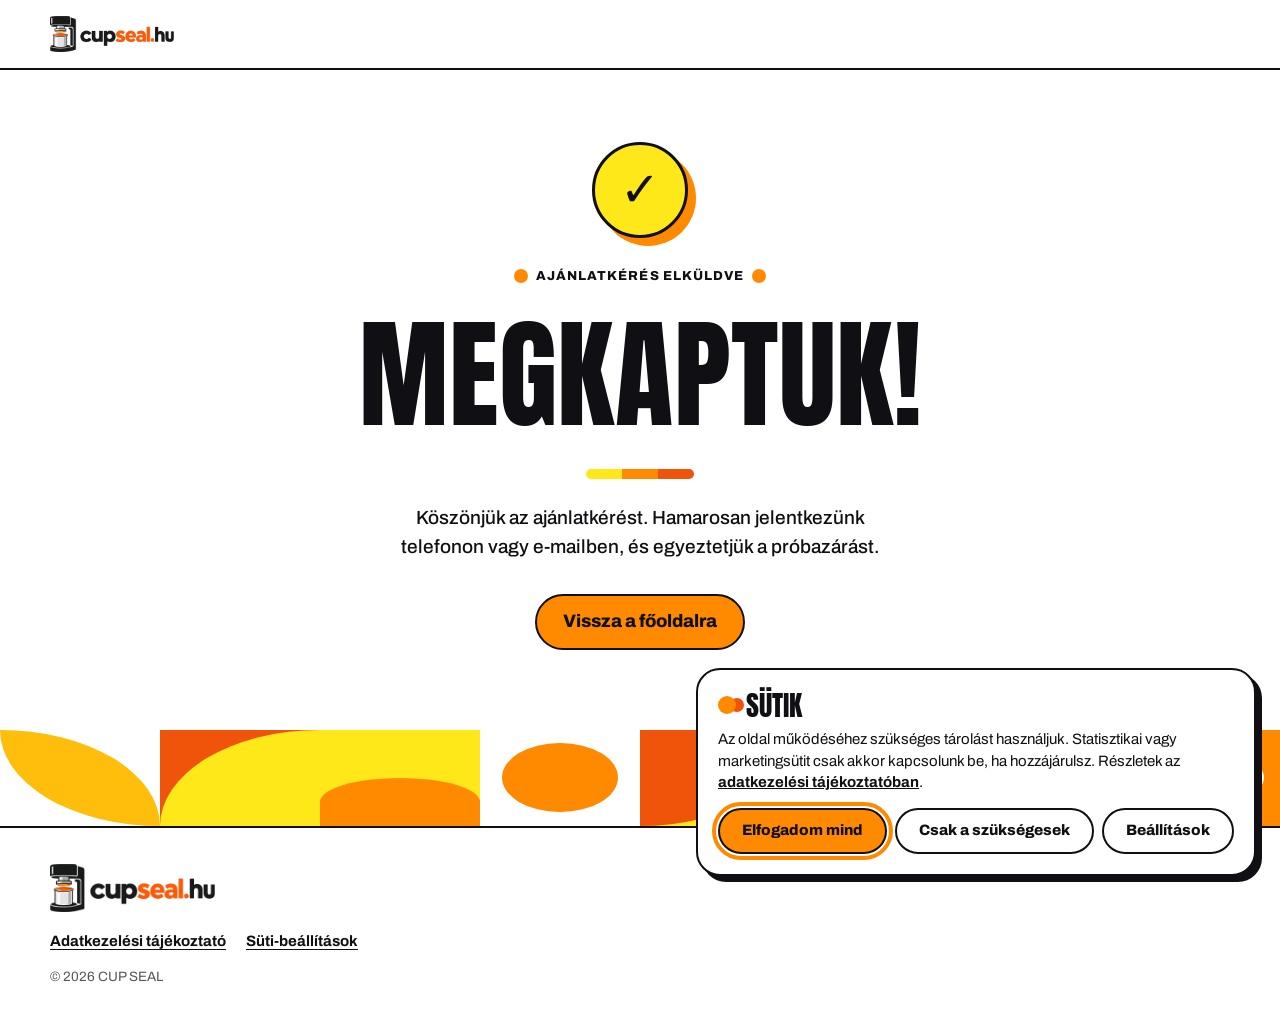
<file: koszonjuk.html>
<!doctype html>
<html lang="hu" data-pixel-esemeny="Lead">
<head>
<meta charset="utf-8">
<meta name="viewport" content="width=device-width, initial-scale=1, viewport-fit=cover">
<title>Köszönjük – CUP SEAL</title>
<meta name="robots" content="noindex">
<meta name="theme-color" content="#ffffff">
<link rel="icon" type="image/png" sizes="32x32" href="assets/favicon-32.png">
<link rel="icon" type="image/png" sizes="192x192" href="assets/favicon-192.png">
<link rel="apple-touch-icon" href="assets/apple-touch-icon.png">
<link rel="preload" href="assets/fonts/anton-latin.woff2" as="font" type="font/woff2" crossorigin>
<link rel="stylesheet" href="assets/fonts.css">
<link rel="stylesheet" href="assets/oldal.css">
<style>
.ok{width:96px;height:96px;margin:0 auto 28px;border-radius:50%;background:var(--lemon);border:3px solid var(--ink);display:grid;place-items:center;font-size:48px;font-weight:900;box-shadow:8px 8px 0 var(--orange)}
</style>
</head>
<body>

<header>
  <div class="wrap nav">
    <a class="logo" href="/" aria-label="CUP SEAL – főoldal"><img src="assets/logo-cupseal.webp" width="756" height="220" alt="cupseal.hu"></a>
  </div>
</header>

<main>
  <section class="wrap" style="padding:72px 0 80px">
    <div class="ok" aria-hidden="true">✓</div>
    <div class="head">
      <span class="eyebrow" style="--k:var(--orange)">Ajánlatkérés elküldve</span>
      <h1 class="disp">Megkaptuk!</h1>
      <p class="lead">Köszönjük az ajánlatkérést. Hamarosan jelentkezünk telefonon vagy e-mailben, és egyeztetjük a próbazárást.</p>
      <div class="actions"><a class="btn" href="/">Vissza a főoldalra</a></div>
    </div>
  </section>
  <div class="tiles" aria-hidden="true"><i class="t6"></i><i class="t4"></i><i class="t7"></i><i class="t2"></i><i class="t1"></i><i class="t8"></i><i class="t3"></i><i class="t5"></i></div>
</main>

<footer style="margin-top:0">
  <div class="wrap">
    <a class="logo" href="/" aria-label="CUP SEAL – főoldal"><img src="assets/logo-cupseal.webp" width="756" height="220" alt="cupseal.hu"></a>
    <nav class="flinks" aria-label="Jogi információk">
      <a href="adatkezeles.html">Adatkezelési tájékoztató</a>
      <button type="button" data-suti-beallitas>Süti-beállítások</button>
    </nav>
    <p>© 2026 CUP SEAL</p>
  </div>
</footer>

<script src="assets/suti.js" defer></script>
<script src="assets/meta-pixel.js" defer></script>
</body>
</html>
</file>
<file: assets/fonts.css>
/* Saját tárhelyről kiszolgált betűk – nem küld adatot a Google-nek */
@font-face{font-family:'Anton';font-style:normal;font-weight:400;font-display:swap;src:url(fonts/anton-latin-ext.woff2) format('woff2');unicode-range:U+0100-02BA,U+02BD-02C5,U+02C7-02CC,U+02CE-02D7,U+02DD-02FF,U+0304,U+0308,U+0329,U+1D00-1DBF,U+1E00-1E9F,U+1EF2-1EFF,U+2020,U+20A0-20AB,U+20AD-20C0,U+2113,U+2C60-2C7F,U+A720-A7FF}
@font-face{font-family:'Anton';font-style:normal;font-weight:400;font-display:swap;src:url(fonts/anton-latin.woff2) format('woff2');unicode-range:U+0000-00FF,U+0131,U+0152-0153,U+02BB-02BC,U+02C6,U+02DA,U+02DC,U+0304,U+0308,U+0329,U+2000-206F,U+20AC,U+2122,U+2191,U+2193,U+2212,U+2215,U+FEFF,U+FFFD}
@font-face{font-family:'Archivo';font-style:normal;font-weight:400 900;font-stretch:62% 125%;font-display:swap;src:url(fonts/archivo-latin-ext.woff2) format('woff2');unicode-range:U+0100-02BA,U+02BD-02C5,U+02C7-02CC,U+02CE-02D7,U+02DD-02FF,U+0304,U+0308,U+0329,U+1D00-1DBF,U+1E00-1E9F,U+1EF2-1EFF,U+2020,U+20A0-20AB,U+20AD-20C0,U+2113,U+2C60-2C7F,U+A720-A7FF}
@font-face{font-family:'Archivo';font-style:normal;font-weight:400 900;font-stretch:62% 125%;font-display:swap;src:url(fonts/archivo-latin.woff2) format('woff2');unicode-range:U+0000-00FF,U+0131,U+0152-0153,U+02BB-02BC,U+02C6,U+02DA,U+02DC,U+0304,U+0308,U+0329,U+2000-206F,U+20AC,U+2122,U+2191,U+2193,U+2212,U+2215,U+FEFF,U+FFFD}
</file>
<file: assets/oldal.css>
/* Aloldalak (adatkezelés, 404, köszönjük) közös stílusa – a főoldal paletta és tipográfia szerint */
:root{
  --ink:#101014; --white:#fff; --line:#101014;
  --pale:#FFF6B8; --lemon:#FFE81A; --amber:#FFBE0B; --orange:#FF8A00; --deep:#F0540A;
  --r:24px; --pad:18px;
}
*{box-sizing:border-box;margin:0;padding:0}
html{overflow-x:clip;-webkit-text-size-adjust:100%}
body{font-family:Archivo,system-ui,sans-serif;font-size:17px;line-height:1.55;color:var(--ink);background:var(--white);overflow-x:clip;min-height:100vh;display:flex;flex-direction:column}
main{flex:1}
a{color:inherit}
.wrap{width:min(1180px,100% - 2*var(--pad));margin-inline:auto}
.disp{font-family:Anton,Archivo,sans-serif;font-weight:400;text-transform:uppercase;line-height:1.14;letter-spacing:.005em}
.btn{display:inline-flex;align-items:center;justify-content:center;gap:10px;min-height:54px;font:inherit;font-weight:800;font-size:18px;text-decoration:none;background:var(--orange);color:var(--ink);border:2px solid var(--ink);border-radius:99px;padding:12px 26px;cursor:pointer}
.btn.line{background:var(--white)}
.btn:active{transform:scale(.97)}

header{position:sticky;top:0;z-index:20;background:var(--white);border-bottom:2px solid var(--line)}
.nav{display:flex;align-items:center;gap:24px;height:60px}
.nav .btn{margin-left:auto;min-height:42px;padding:6px 18px;font-size:15px}
.logo{display:flex;align-items:center;flex:none;text-decoration:none}
.logo img{display:block;height:36px;width:auto}

.head{display:flex;flex-direction:column;align-items:center;text-align:center;max-width:980px;margin-inline:auto}
.eyebrow{display:inline-flex;align-items:center;gap:8px;font-weight:800;font-size:13px;letter-spacing:.08em;text-transform:uppercase;margin-bottom:20px}
.eyebrow::before,.eyebrow::after{content:"";width:14px;height:14px;border-radius:50%;background:var(--k,var(--orange))}
.head h1.disp{font-size:clamp(48px,11vw,120px);text-wrap:balance}
.head h1.disp::after{content:"";display:block;width:108px;height:10px;margin:26px auto 0;border-radius:99px;background:linear-gradient(90deg,var(--lemon) 0 33.3%,var(--orange) 33.3% 66.6%,var(--deep) 66.6%)}
.head .lead{font-size:19px;font-weight:500;max-width:44ch;margin:24px auto 0;text-wrap:pretty}
.actions{display:flex;flex-wrap:wrap;justify-content:center;gap:10px;margin-top:32px}

.tiles{display:grid;grid-template-columns:repeat(8,1fr);height:clamp(40px,12.5vw,96px)}
.tiles i{position:relative;background:var(--a);overflow:hidden}
.tiles i::before{content:"";position:absolute;inset:0;background:var(--b)}
.t1{--a:var(--lemon);--b:var(--deep)}.t1::before{border-radius:0 0 100% 0}
.t2{--a:var(--white);--b:var(--orange)}.t2::before{border-radius:50%;inset:14%!important}
.t3{--a:var(--amber);--b:var(--ink)}.t3::before{border-radius:999px 999px 0 0;inset:28% 18% 0 18%!important}
.t4{--a:var(--deep);--b:var(--lemon)}.t4::before{border-radius:100% 0 0 0}
.t5{--a:var(--orange);--b:var(--white)}.t5::before{border-radius:99px;inset:36% 10%!important}
.t6{--a:var(--white);--b:var(--amber)}.t6::before{border-radius:0 100% 0 100%}
.t7{--a:var(--lemon);--b:var(--orange)}.t7::before{border-radius:50% 50% 0 0;inset:50% 0 0 0!important}
.t8{--a:var(--ink);--b:var(--deep)}.t8::before{border-radius:50%;inset:22%!important}

/* hosszú szöveg (adatkezelési tájékoztató) */
.doc{max-width:780px;margin:56px auto 0}
.doc h2{font-stretch:62%;font-weight:900;font-size:30px;line-height:1.1;text-transform:uppercase;margin:48px 0 14px;display:flex;align-items:center;gap:12px;scroll-margin-top:80px}
.doc h2::before{content:"";flex:none;width:14px;height:14px;border-radius:50%;background:var(--orange)}
.doc h2:nth-of-type(3n+2)::before{background:var(--amber);border-radius:999px 999px 0 0}
.doc h2:nth-of-type(3n)::before{background:var(--deep);border-radius:4px}
.doc h3{font-size:18px;font-weight:800;margin:24px 0 8px}
.doc p,.doc ul{margin-bottom:12px}
.doc ul{padding-left:22px}
.doc li{margin-bottom:6px}
.doc .box{border:2px solid var(--line);border-radius:var(--r);padding:18px 20px;margin:16px 0}
.doc .box.y{background:var(--pale)}
.doc dl div{display:grid;grid-template-columns:1fr;gap:2px;padding:10px 0;border-top:2px solid #E4E4E8}
.doc dl div:first-child{border-top:0}
.doc dt{font-weight:800;font-size:15px}
.doc .tbl{overflow-x:auto;margin:14px 0;border:2px solid var(--line);border-radius:18px}
.doc table{border-collapse:collapse;width:100%;min-width:560px;font-size:15px}
.doc th,.doc td{text-align:left;vertical-align:top;padding:10px 12px;border-bottom:2px solid #E4E4E8}
.doc th{background:var(--lemon);font-weight:800;border-bottom:2px solid var(--line)}
.doc tr:last-child td{border-bottom:0}
.toc{display:flex;flex-wrap:wrap;justify-content:center;gap:8px;margin-top:28px}
.toc a{border:2px solid var(--ink);border-radius:99px;padding:6px 14px;font-weight:800;font-size:14px;text-decoration:none}
.toc a:hover{background:var(--ink);color:var(--white)}
.todo{background:var(--lemon);outline:2px dashed var(--deep);padding:0 4px;border-radius:4px;font-weight:700}
.muted{color:#55555c;font-size:14px}

footer{border-top:2px solid var(--line);padding:36px 0;margin-top:80px}
footer .logo img{height:48px}
footer p{font-size:13.5px;color:#55555c;margin-top:14px;max-width:86ch}
.flinks{display:flex;flex-wrap:wrap;gap:8px 20px;margin-top:18px;font-weight:700;font-size:15px}
.flinks a,.flinks button{color:var(--ink);text-decoration:underline;text-underline-offset:3px;background:none;border:0;font:inherit;cursor:pointer;padding:0}

@media (min-width:700px){
  :root{--pad:28px}
  body{font-size:18px}
  .nav{height:68px}
  .doc dl div{grid-template-columns:34% 1fr;gap:12px}
}
@media (min-width:980px){
  .btn:hover{background:var(--ink);color:var(--white)}
}
</file>
